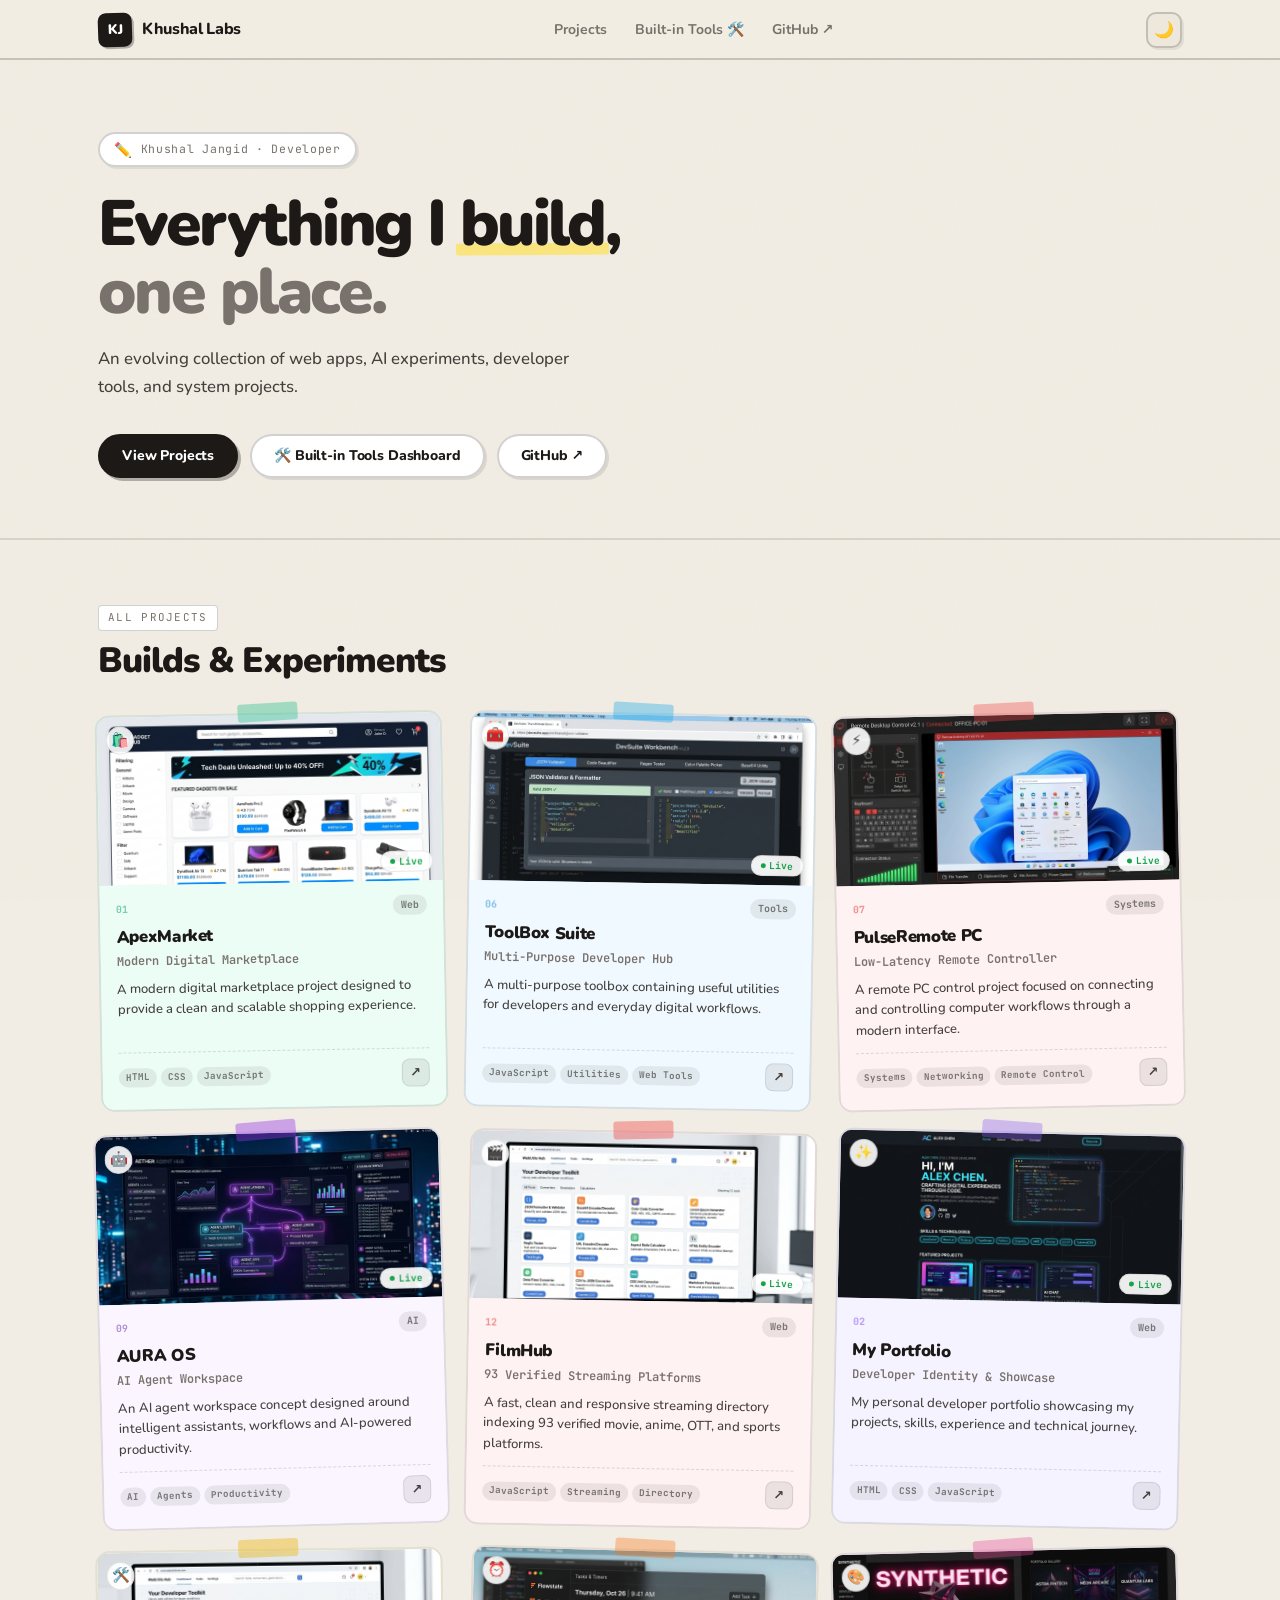
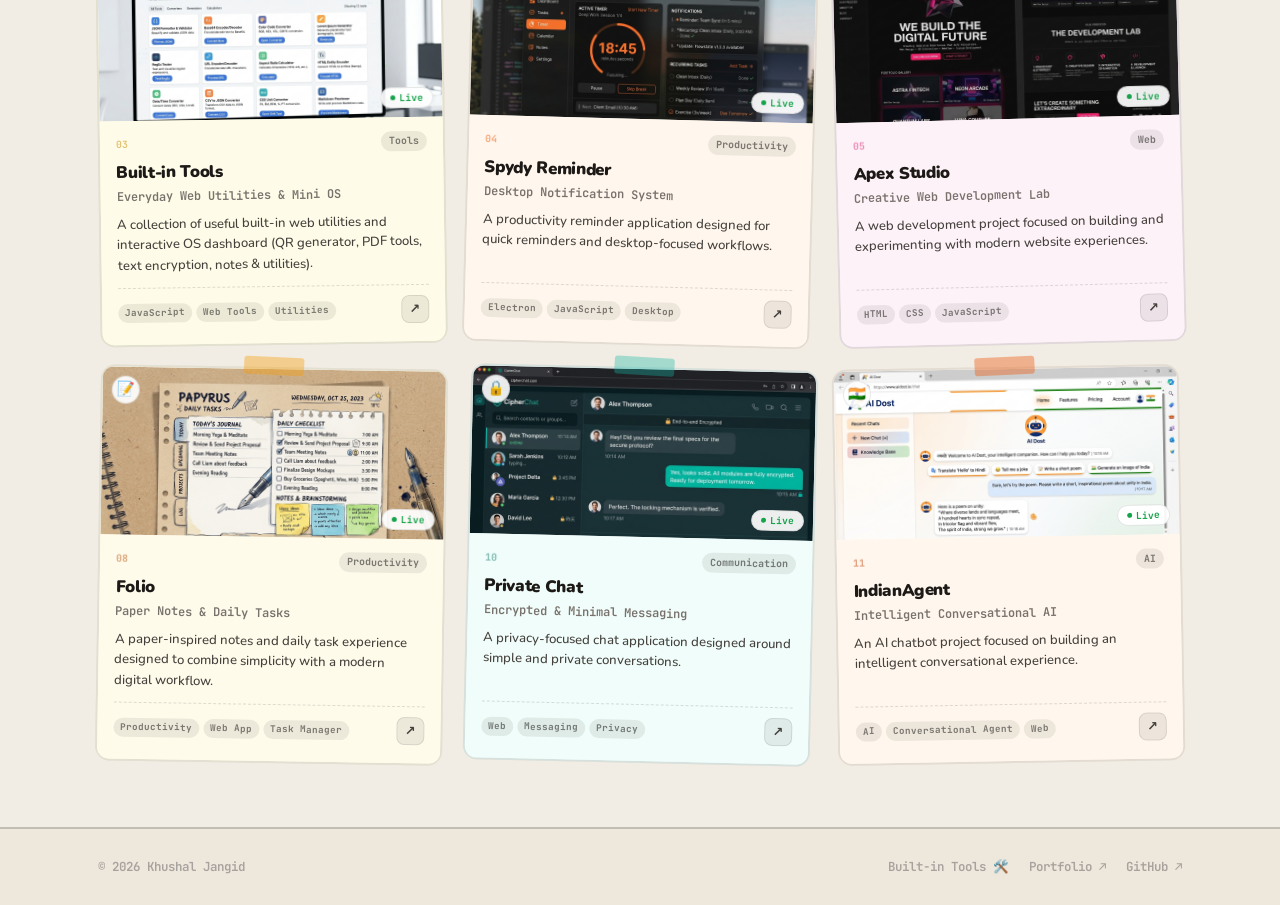
<file: index.html>
<!DOCTYPE html>
<html lang="en">
<head>
  <meta charset="UTF-8">
  <meta name="viewport" content="width=device-width, initial-scale=1.0, viewport-fit=cover">
  <meta name="mobile-web-app-capable" content="yes">
  <meta name="apple-mobile-web-app-capable" content="yes">
  <meta name="apple-mobile-web-app-status-bar-style" content="black-translucent">
  <title>Khushal Labs — Projects by Khushal Jangid</title>
  <meta name="description" content="Everything I build. One place. Web apps, AI experiments, developer tools and more.">
  <meta name="author" content="Khushal Jangid">
  <meta name="theme-color" content="#0c0c0e">

  <!-- Favicon -->
  <link rel="icon" type="image/svg+xml" href="data:image/svg+xml,<svg xmlns='http://www.w3.org/2000/svg' viewBox='0 0 100 100'><rect width='100' height='100' rx='18' fill='%230c0c0e'/><text x='50' y='67' font-size='48' font-weight='900' font-family='sans-serif' text-anchor='middle' fill='%23ffffff'>KJ</text></svg>">

  <!-- Fonts -->
  <link rel="preconnect" href="https://fonts.googleapis.com">
  <link rel="preconnect" href="https://fonts.gstatic.com" crossorigin>
  <link href="https://fonts.googleapis.com/css2?family=Newsreader:ital,wght@0,400;0,500;0,600;0,700;1,400;1,500&family=Inter:wght@400;500;600;700&family=JetBrains+Mono:wght@400;500;700&display=swap" rel="stylesheet">

  <link rel="stylesheet" href="css/styles.css">
</head>
<body>

  <!-- Header -->
  <header class="site-header" id="site-header">
    <div class="nav-inner">
      <a href="#" class="brand">
        <div class="brand-badge">KJ</div>
        <span class="brand-name">Khushal Labs</span>
      </a>

      <nav>
        <ul class="nav-links">
          <li><a href="#projects" class="nav-link">Projects</a></li>
          <li><a href="tools.html" class="nav-link">Built-in Tools 🛠️</a></li>
          <li><a href="https://github.com/khushal-jangid" target="_blank" rel="noopener" class="nav-link">GitHub ↗</a></li>
        </ul>
      </nav>

      <div class="header-actions">
        <button class="theme-toggle" id="theme-toggle" aria-label="Toggle theme" title="Switch Theme">
          <span class="theme-icon">🌙</span>
        </button>
        <button class="mobile-toggle" id="mobile-toggle" aria-label="Menu">
          <svg width="20" height="20" viewBox="0 0 24 24" fill="none" stroke="currentColor" stroke-width="2.2" stroke-linecap="round">
            <line x1="3" y1="6"  x2="21" y2="6"/>
            <line x1="3" y1="12" x2="21" y2="12"/>
            <line x1="3" y1="18" x2="21" y2="18"/>
          </svg>
        </button>
      </div>
    </div>
  </header>

  <!-- Mobile Drawer -->
  <div class="mobile-drawer" id="mobile-drawer">
    <a href="#projects" class="nav-link">Projects</a>
    <a href="tools.html" class="nav-link">Built-in Tools 🛠️</a>
    <a href="https://github.com/khushal-jangid" target="_blank" rel="noopener" class="nav-link">GitHub ↗</a>
  </div>
  <div class="drawer-backdrop" id="drawer-backdrop"></div>

  <main>

    <!-- Hero -->
    <section class="hero">
      <div class="container">
        <p class="hero-eyebrow">Khushal Jangid · Developer</p>
        <h1 class="hero-title">Everything I <span class="highlight">build</span>,<br><em style="color:var(--ink-3);font-style:normal;">one place.</em></h1>
        <p class="hero-sub">An evolving collection of web apps, AI experiments, developer tools, and system projects.</p>
        <div class="hero-actions">
          <a href="#projects" class="btn btn-primary">View Projects</a>
          <a href="tools.html" class="btn btn-ghost">🛠️ Built-in Tools Dashboard</a>
          <a href="https://github.com/khushal-jangid" target="_blank" rel="noopener" class="btn btn-ghost">GitHub ↗</a>
        </div>
      </div>
    </section>

    <!-- Projects -->
    <section class="section" id="projects">
      <div class="container">
        <div class="section-top">
          <p class="section-label">All Projects</p>
          <h2 class="section-title">Builds & Experiments</h2>
        </div>
        <div id="projects-grid" class="projects-grid"></div>
      </div>
    </section>

  </main>

  <!-- Footer -->
  <footer class="footer">
    <div class="container footer-inner">
      <span>© 2026 Khushal Jangid</span>
      <div class="footer-links">
        <a href="tools.html">Built-in Tools 🛠️</a>
        <a href="https://webkhushal-nu.vercel.app" target="_blank" rel="noopener">Portfolio ↗</a>
        <a href="https://github.com/khushal-jangid" target="_blank" rel="noopener">GitHub ↗</a>
      </div>
    </div>
  </footer>

  <!-- Modal -->
  <div class="modal-overlay" id="project-modal" role="dialog" aria-modal="true">
    <div class="modal-box" id="modal-window">
      <div class="modal-header">
        <div>
          <span class="modal-cat" id="modal-category"></span>
        </div>
        <button class="modal-close" id="modal-close-btn" aria-label="Close">
          <svg width="16" height="16" viewBox="0 0 24 24" fill="none" stroke="currentColor" stroke-width="2.5">
            <line x1="18" y1="6" x2="6" y2="18"/><line x1="6" y1="6" x2="18" y2="18"/>
          </svg>
        </button>
      </div>
      <div class="modal-body">
        <div class="modal-img-wrap" id="modal-preview-placeholder"></div>
        <h2 class="modal-title" id="modal-title"></h2>
        <p class="modal-sub" id="modal-subtitle"></p>
        <p class="modal-desc" id="modal-desc"></p>
        <div class="modal-pills" id="modal-tech-list"></div>
        <div class="modal-footer">
          <button class="btn btn-ghost btn-sm" id="modal-copy-btn">Copy URL</button>
          <a href="#" target="_blank" rel="noopener" class="btn btn-primary btn-sm" id="modal-action-btn">Open Project ↗</a>
        </div>
      </div>
    </div>
  </div>

  <!-- Toast -->
  <div id="toast-container" class="toast-container"></div>

  <!-- Back to top -->
  <button id="back-to-top" class="back-to-top" aria-label="Back to top">↑</button>

  <script src="js/data.js"></script>
  <script src="js/app.js"></script>
</body>
</html>
</file>
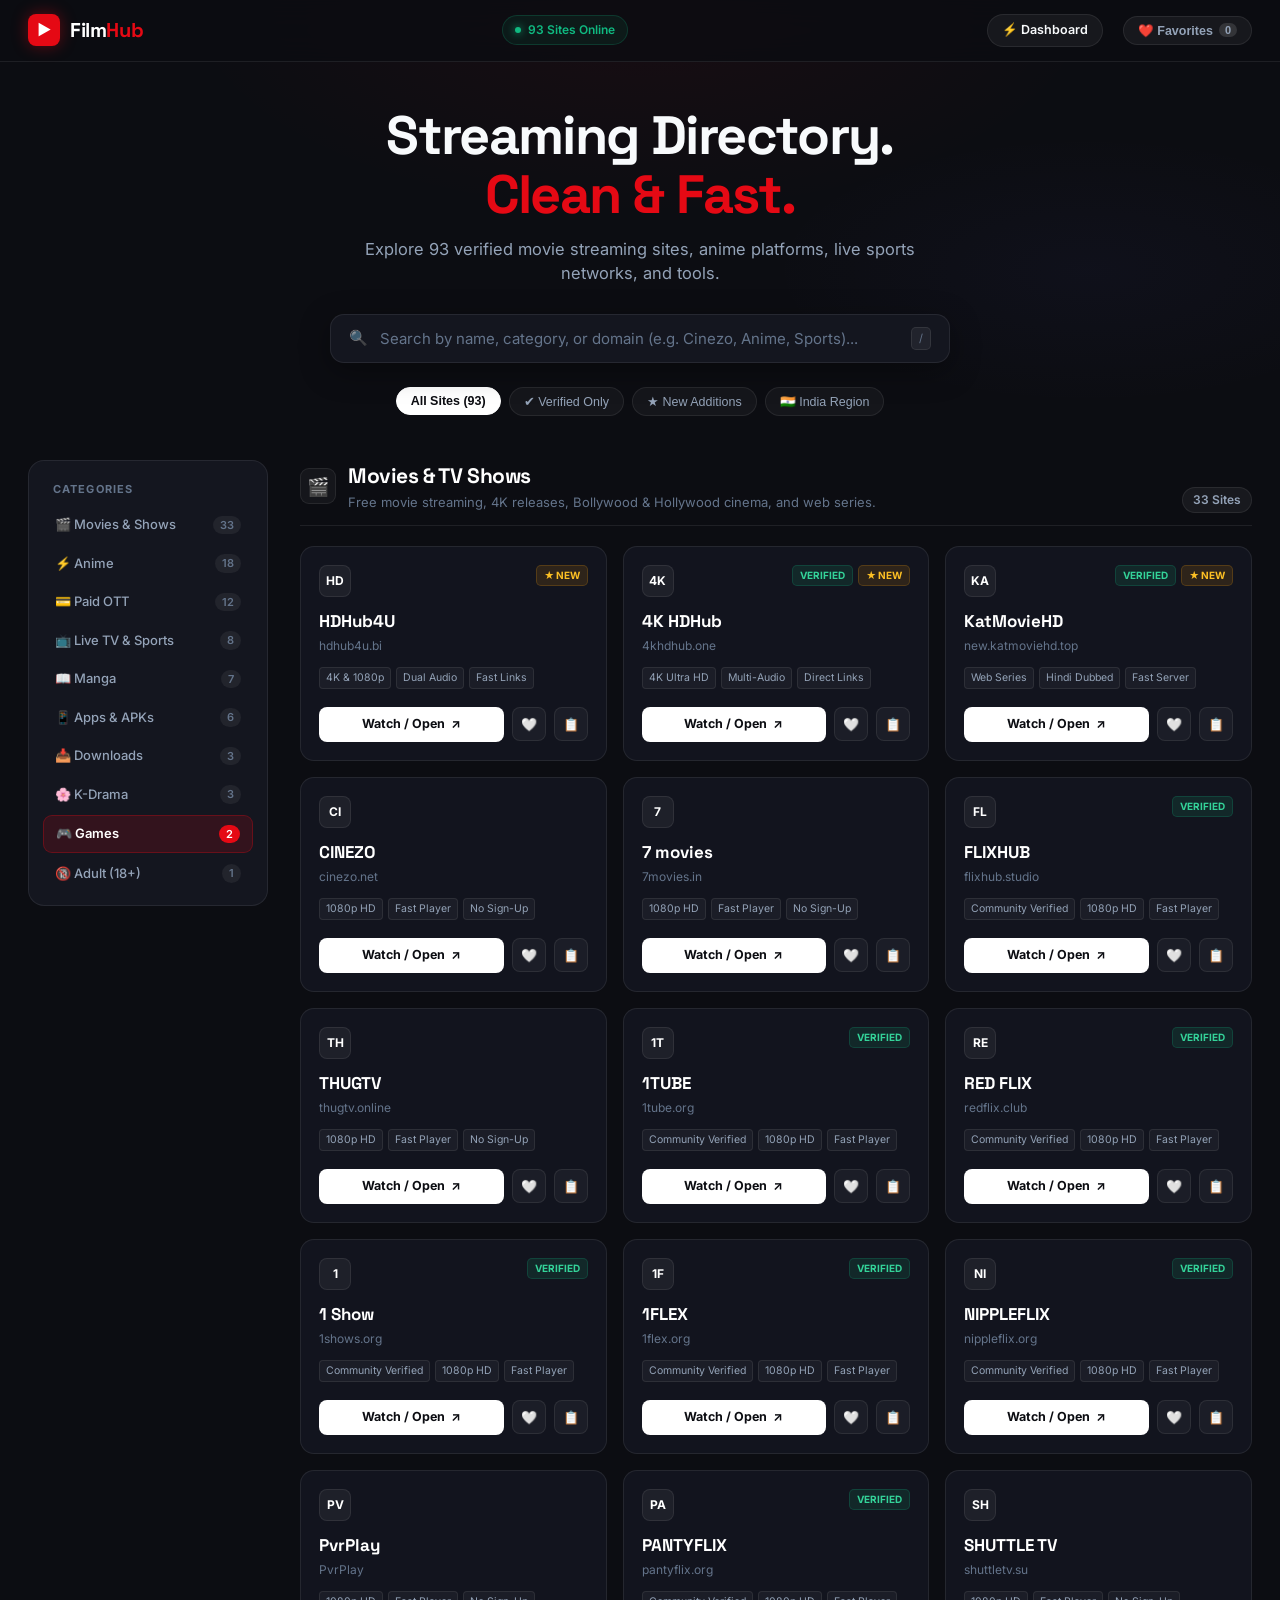
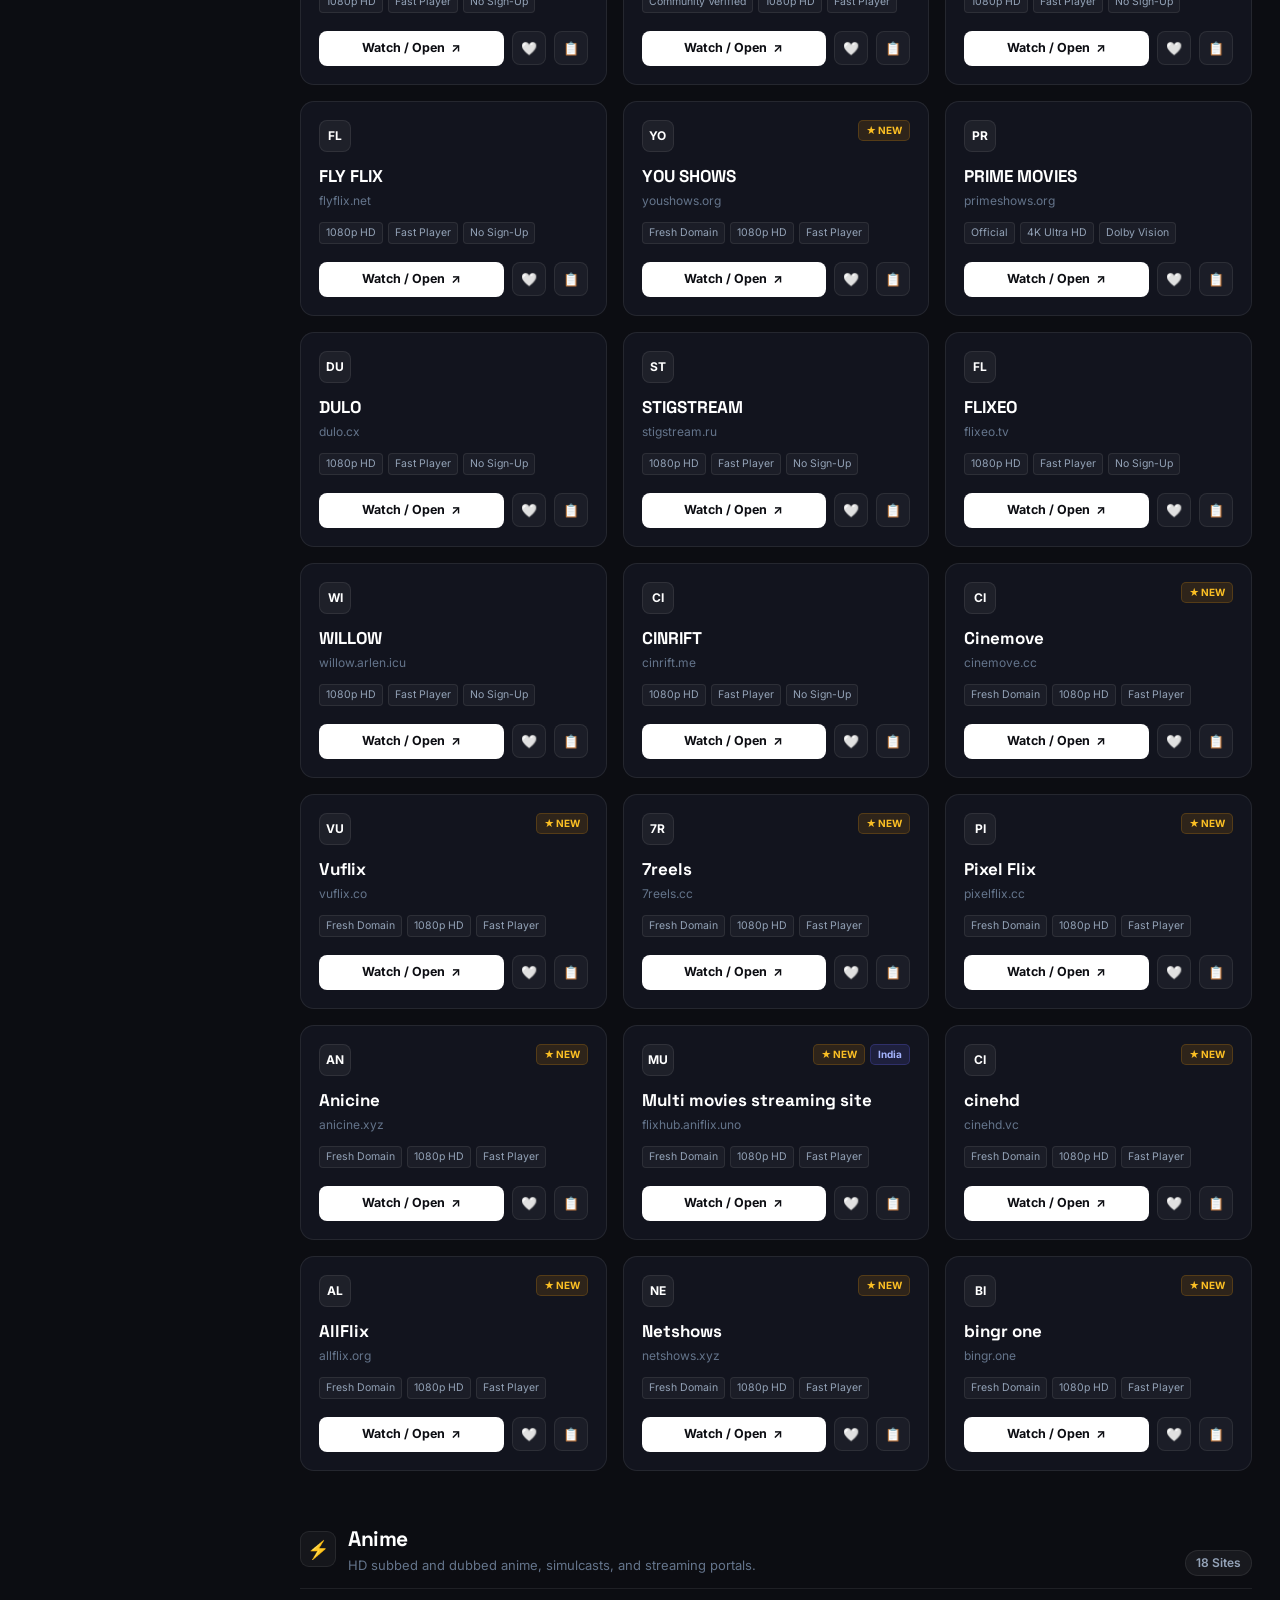
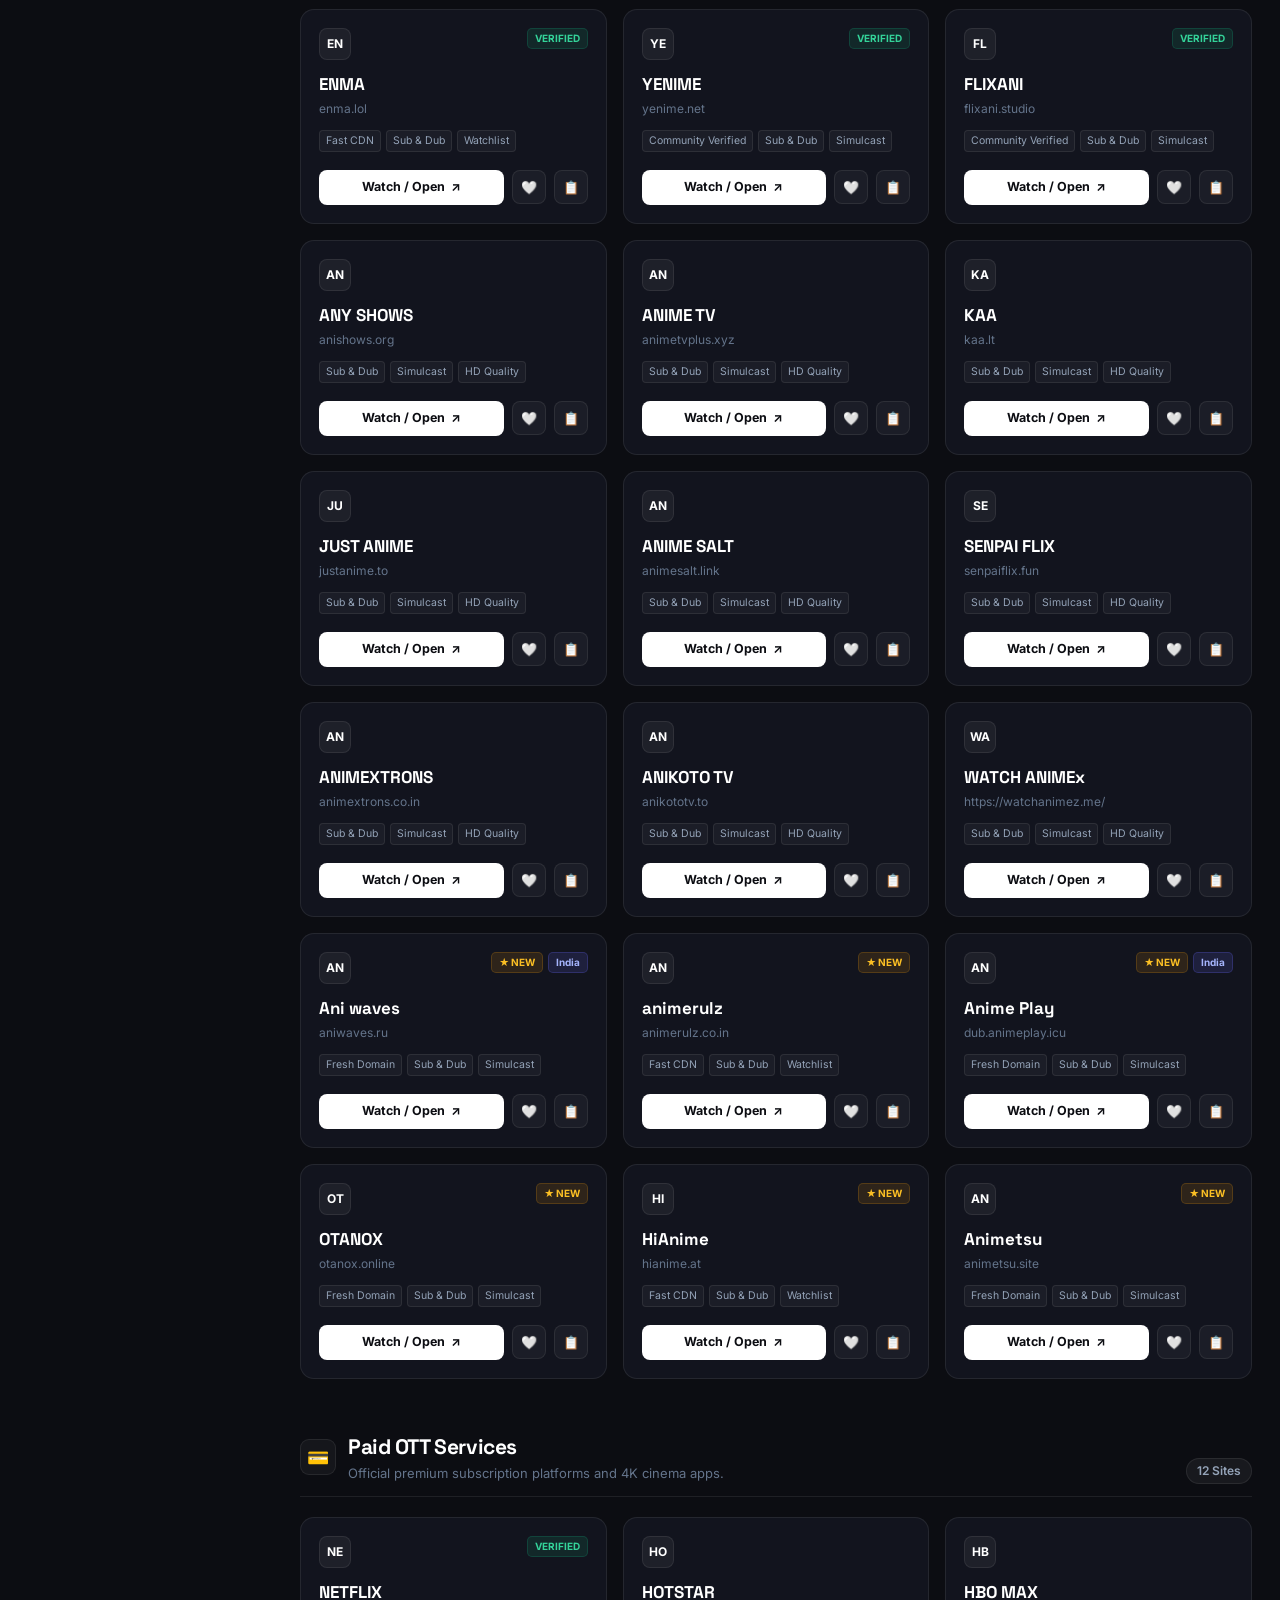
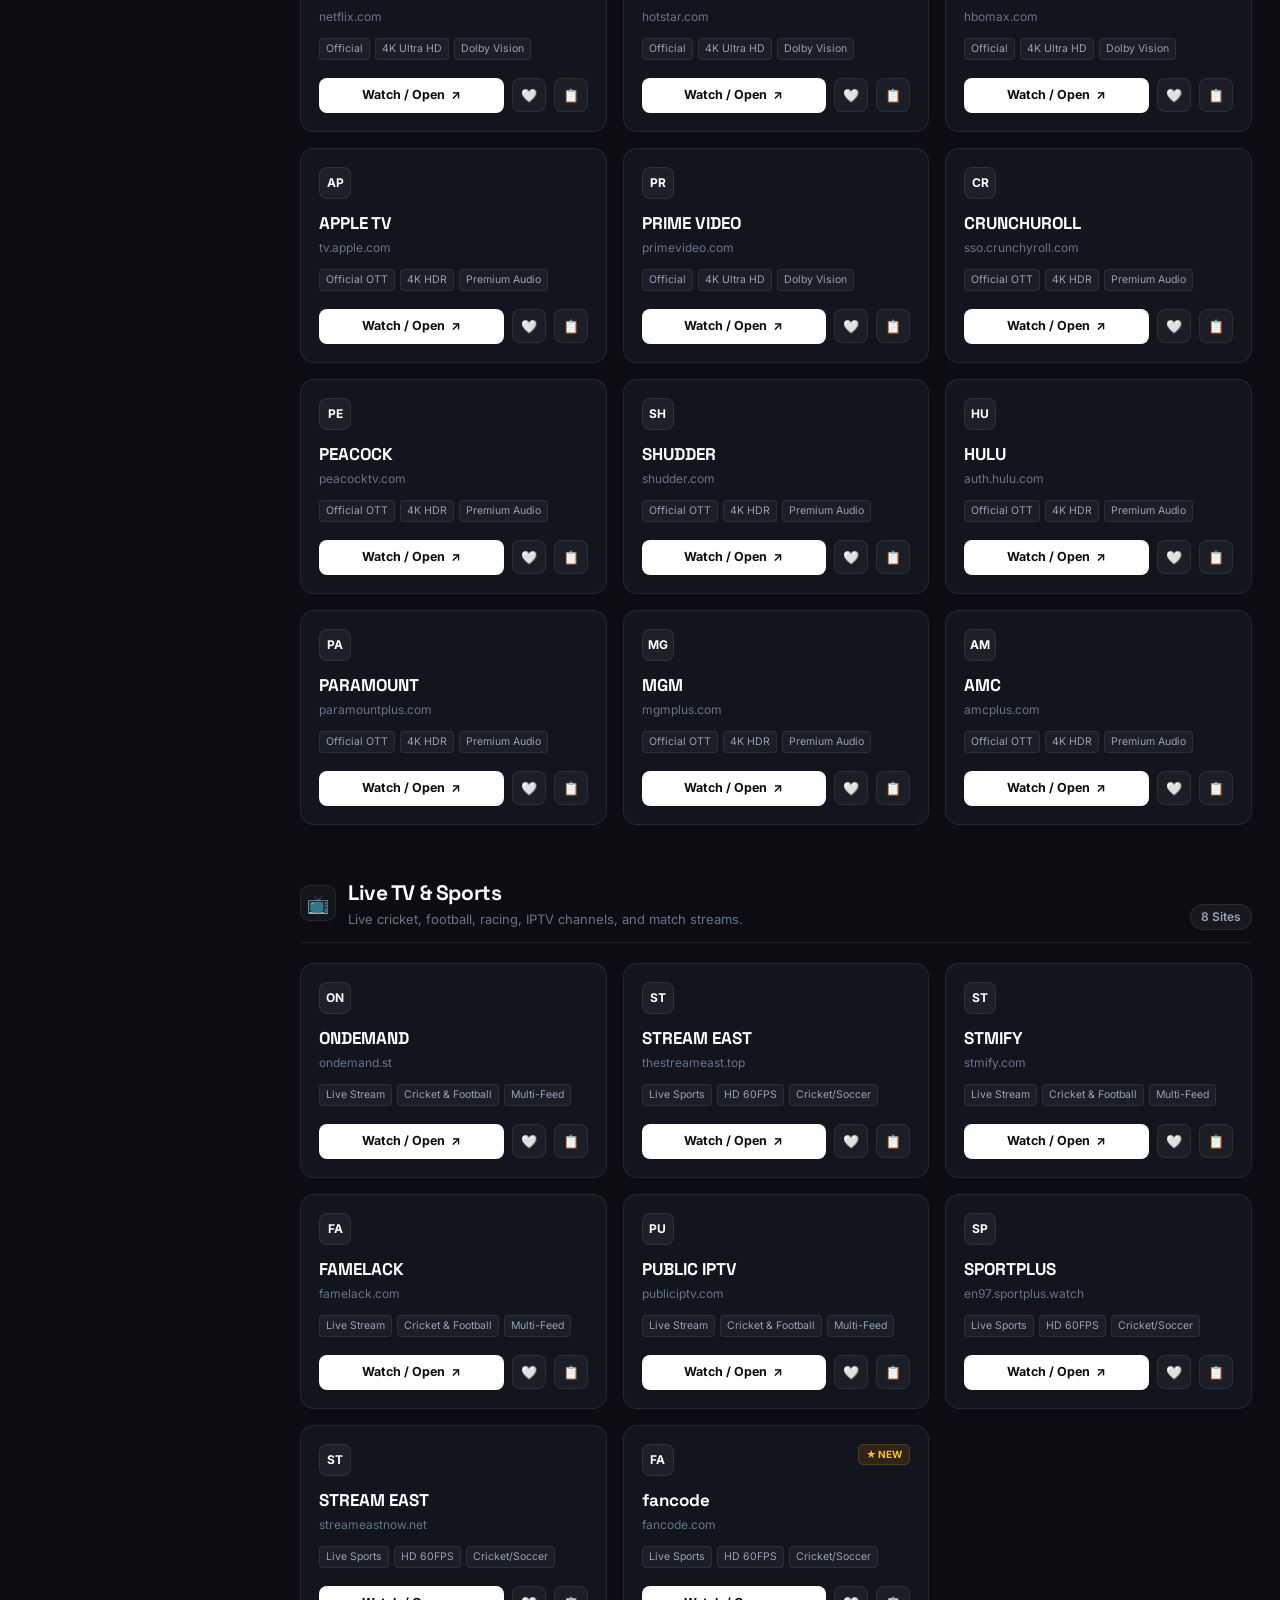
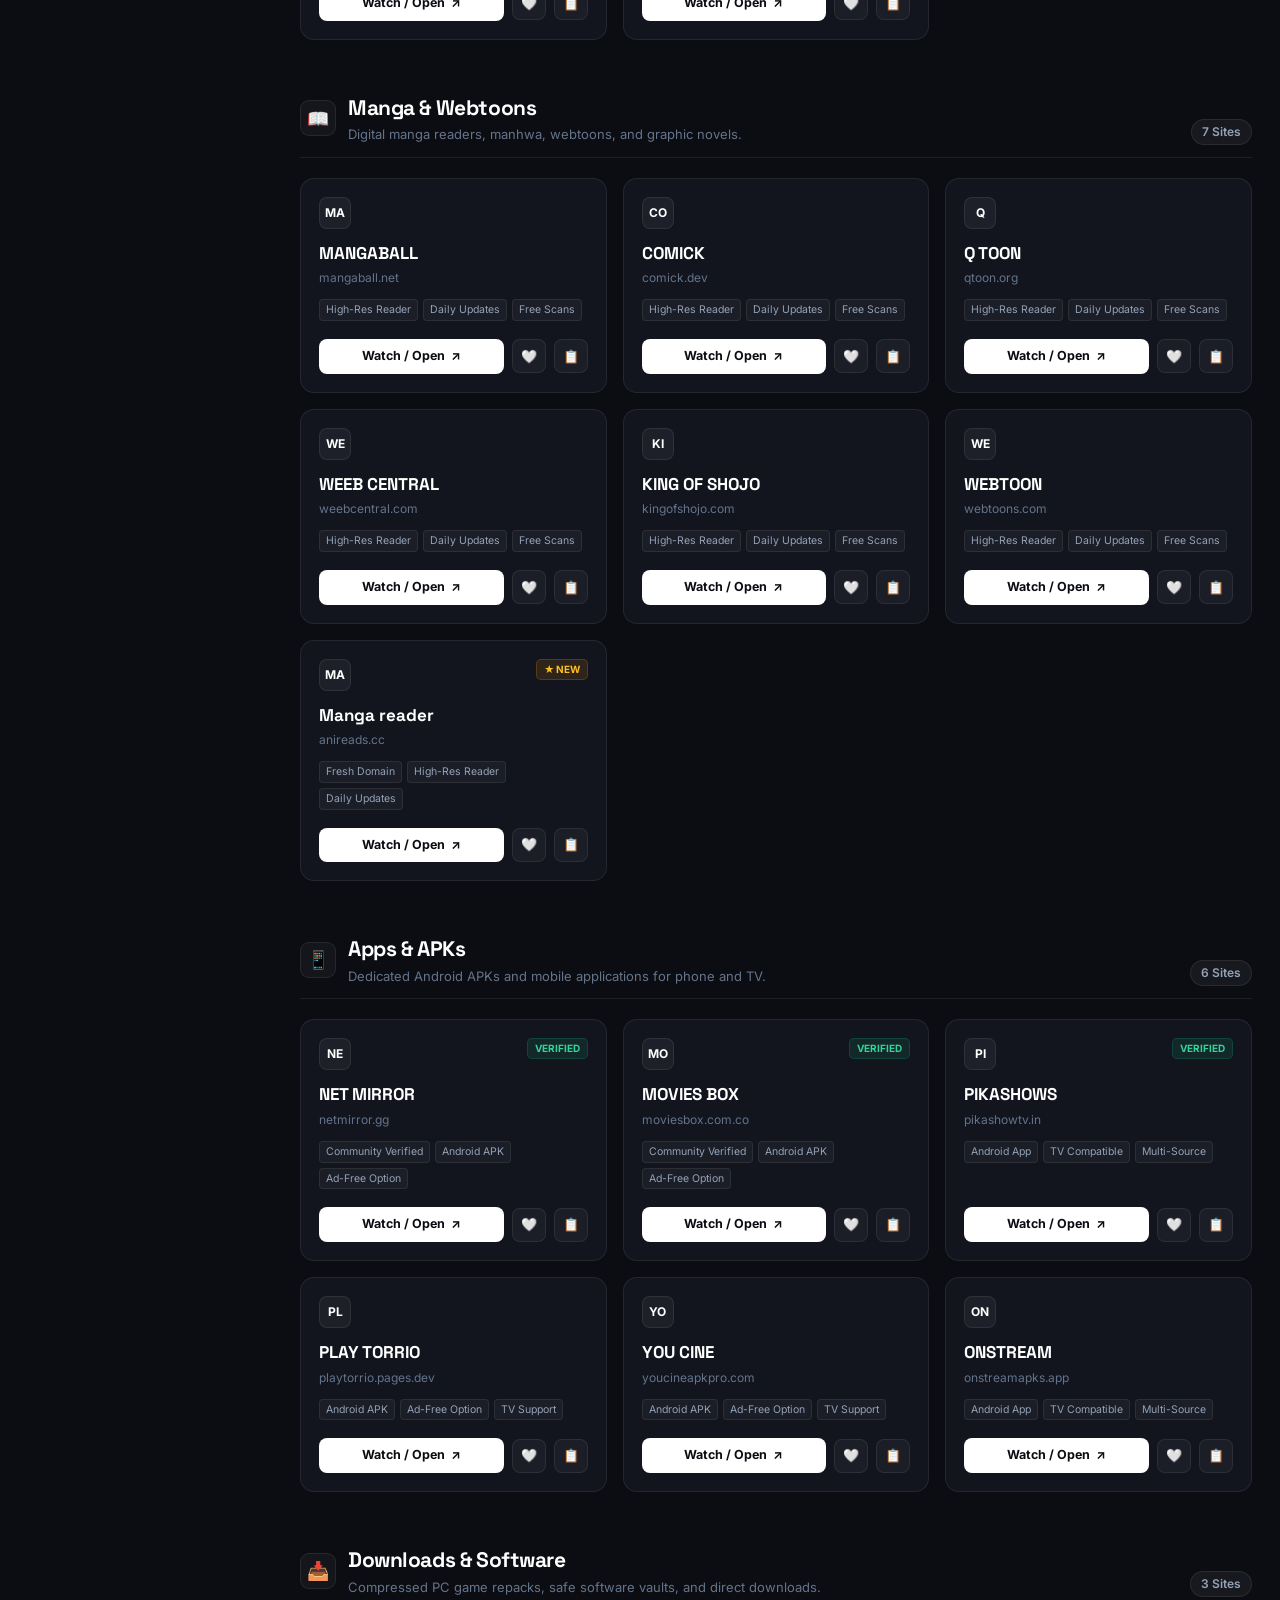
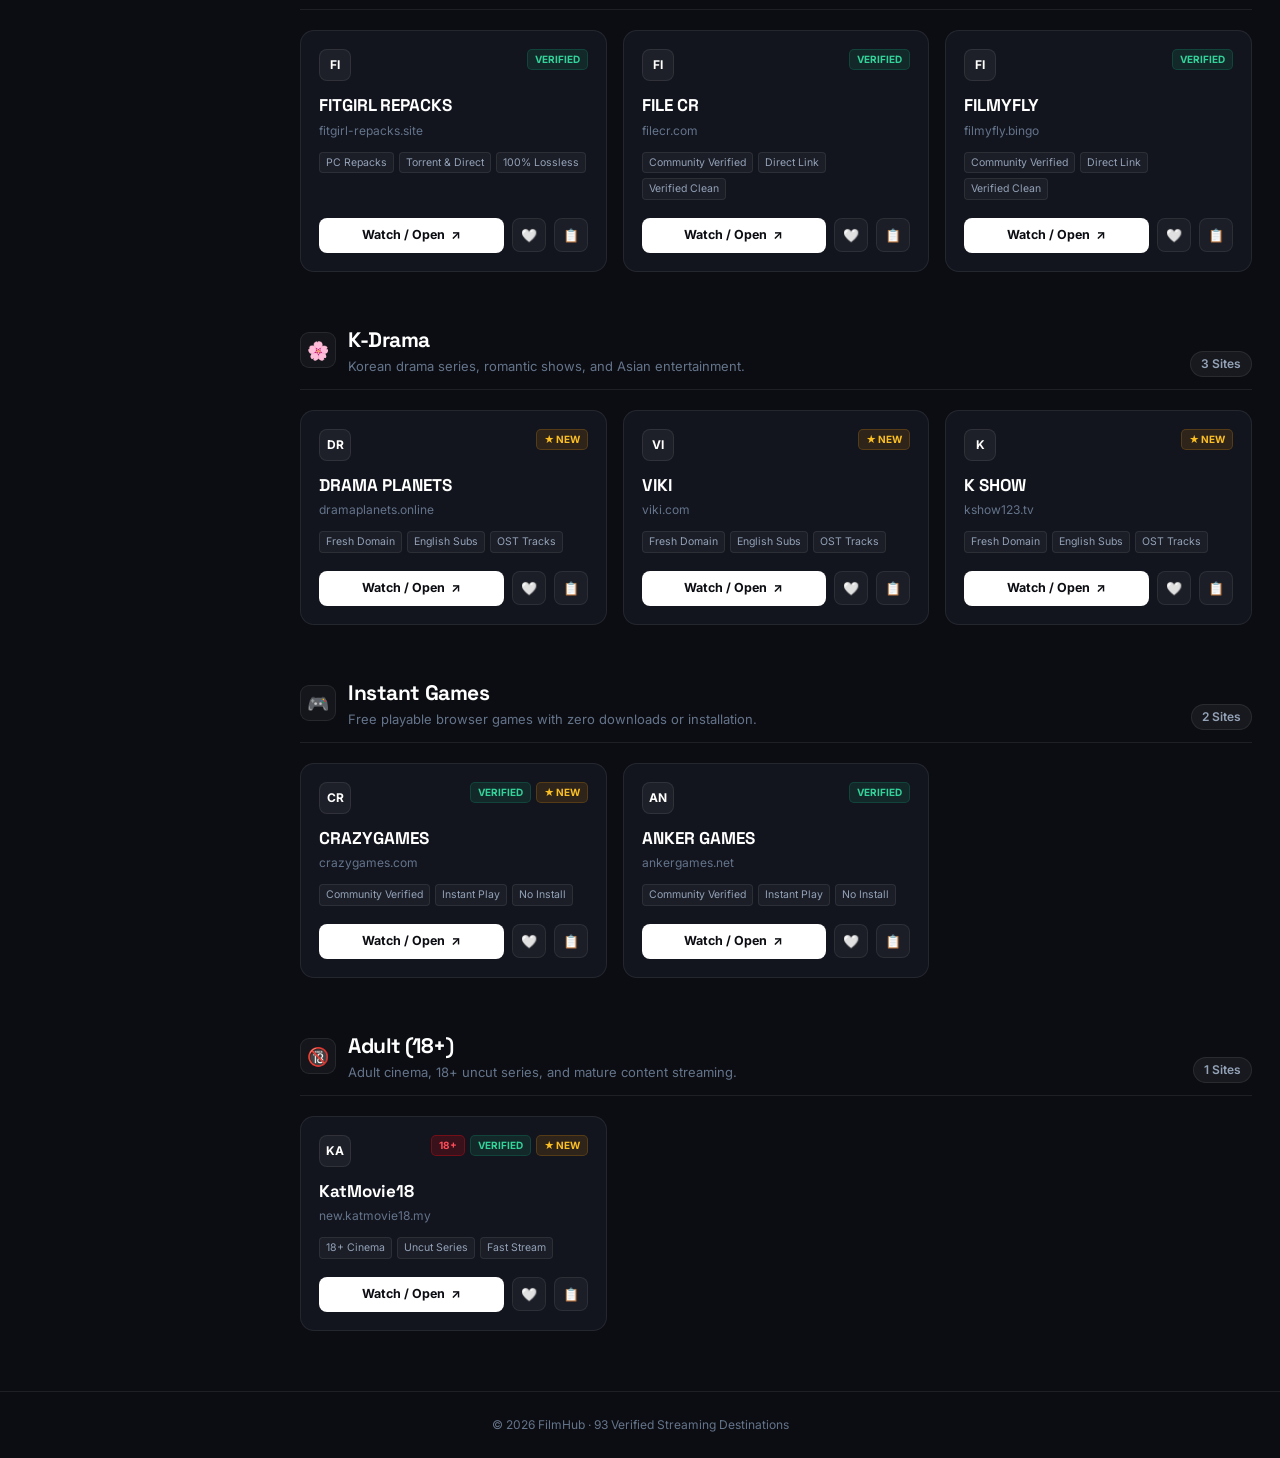
<file: filmhub/index.html>
<!DOCTYPE html>
<html lang="en">
<head>
  <meta charset="UTF-8" />
  <meta name="viewport" content="width=device-width, initial-scale=1.0, maximum-scale=5.0" />
  <title>FilmHub — 93 Verified Streaming Platforms</title>
  <meta name="description" content="Discover 93 verified movie, anime, sports, and entertainment platforms in a clean, smooth, easy-to-navigate directory." />

  <!-- Google Fonts: Inter & Space Grotesk -->
  <link rel="preconnect" href="https://fonts.googleapis.com">
  <link rel="preconnect" href="https://fonts.gstatic.com" crossorigin>
  <link href="https://fonts.googleapis.com/css2?family=Inter:wght@400;500;600;700&family=Space+Grotesk:wght@600;700;800&display=swap" rel="stylesheet">

  <!-- Stylesheet -->
  <link rel="stylesheet" href="styles.css" />
</head>
<body>

  <!-- Clean Top Navigation -->
  <header class="filmhub-header">
    <div class="header-content">
      <a href="#" class="brand-logo-btn">
        <div class="brand-icon-box">▶</div>
        <span class="brand-text">Film<span class="brand-accent">Hub</span></span>
      </a>

      <div class="header-status">
        <span class="status-pulse"></span>
        <span id="activeCounter">93 Sites Online</span>
      </div>

      <div class="header-actions">
        <a href="../tools.html" class="btn-favs-view" style="text-decoration:none; color:inherit; margin-right:8px;" title="Back to Tools Dashboard"><span>⚡ Dashboard</span></a>
        <button class="btn-favs-view" id="btnFavs" title="View Saved Favorites">
          <span>❤️ Favorites</span>
          <span class="fav-count" id="favBadge">0</span>
        </button>
      </div>
    </div>
  </header>

  <!-- Smooth Minimal Hero -->
  <section class="hero-wrapper">
    <h1 class="hero-heading">
      Streaming Directory. <br/>
      <span style="color: var(--accent-red);">Clean &amp; Fast.</span>
    </h1>
    <p class="hero-desc">
      Explore 93 verified movie streaming sites, anime platforms, live sports networks, and tools.
    </p>

    <!-- Search Box -->
    <div class="search-container">
      <div class="search-input-wrap">
        <span class="search-icon">🔍</span>
        <input
          type="search"
          id="searchInput"
          class="search-field"
          placeholder="Search by name, category, or domain (e.g. Cinezo, Anime, Sports)..."
          autocomplete="off"
          spellcheck="false"
        />
        <span class="search-kbd">/</span>
        <button id="searchClearBtn" class="search-clear" title="Clear">✕</button>
      </div>
    </div>

    <!-- Filter Buttons -->
    <div class="filter-chips-wrap">
      <button class="filter-chip active" id="chipAll">All Sites (93)</button>
      <button class="filter-chip" id="chipVerified">✔ Verified Only</button>
      <button class="filter-chip" id="chipNew">★ New Additions</button>
      <button class="filter-chip" id="chipIndia">🇮🇳 India Region</button>
    </div>
  </section>

  <!-- Mobile & Tablet Sticky Category Navigation -->
  <nav class="mobile-nav-bar" id="mobileNavBar">
    <a href="#cat-movies" class="mobile-nav-pill"><span>🎬 Movies (33)</span></a>
    <a href="#cat-anime" class="mobile-nav-pill"><span>⚡ Anime (18)</span></a>
    <a href="#cat-paid" class="mobile-nav-pill"><span>💳 Paid OTT (12)</span></a>
    <a href="#cat-sports" class="mobile-nav-pill"><span>📺 Live Sports (8)</span></a>
    <a href="#cat-manga" class="mobile-nav-pill"><span>📖 Manga (7)</span></a>
    <a href="#cat-apps" class="mobile-nav-pill"><span>📱 Apps (6)</span></a>
    <a href="#cat-downloads" class="mobile-nav-pill"><span>📥 Downloads (3)</span></a>
    <a href="#cat-kdrama" class="mobile-nav-pill"><span>🌸 K-Drama (3)</span></a>
    <a href="#cat-games" class="mobile-nav-pill"><span>🎮 Games (2)</span></a>
    <a href="#cat-adult" class="mobile-nav-pill"><span>🔞 Adult 18+ (1)</span></a>
  </nav>

  <!-- Main Content Layout -->
  <div class="main-layout">

    <!-- Desktop Sticky Sidebar (PC) -->
    <aside class="desktop-sidebar">
      <div class="sidebar-title">CATEGORIES</div>
      <ul class="sidebar-list" id="sidebarList">
        <li class="sidebar-item active" data-target="cat-movies">
          <a href="#cat-movies" class="sidebar-link">
            <span>🎬 Movies &amp; Shows</span>
            <span class="sidebar-count">33</span>
          </a>
        </li>
        <li class="sidebar-item" data-target="cat-anime">
          <a href="#cat-anime" class="sidebar-link">
            <span>⚡ Anime</span>
            <span class="sidebar-count">18</span>
          </a>
        </li>
        <li class="sidebar-item" data-target="cat-paid">
          <a href="#cat-paid" class="sidebar-link">
            <span>💳 Paid OTT</span>
            <span class="sidebar-count">12</span>
          </a>
        </li>
        <li class="sidebar-item" data-target="cat-sports">
          <a href="#cat-sports" class="sidebar-link">
            <span>📺 Live TV &amp; Sports</span>
            <span class="sidebar-count">8</span>
          </a>
        </li>
        <li class="sidebar-item" data-target="cat-manga">
          <a href="#cat-manga" class="sidebar-link">
            <span>📖 Manga</span>
            <span class="sidebar-count">7</span>
          </a>
        </li>
        <li class="sidebar-item" data-target="cat-apps">
          <a href="#cat-apps" class="sidebar-link">
            <span>📱 Apps &amp; APKs</span>
            <span class="sidebar-count">6</span>
          </a>
        </li>
        <li class="sidebar-item" data-target="cat-downloads">
          <a href="#cat-downloads" class="sidebar-link">
            <span>📥 Downloads</span>
            <span class="sidebar-count">3</span>
          </a>
        </li>
        <li class="sidebar-item" data-target="cat-kdrama">
          <a href="#cat-kdrama" class="sidebar-link">
            <span>🌸 K-Drama</span>
            <span class="sidebar-count">3</span>
          </a>
        </li>
        <li class="sidebar-item" data-target="cat-games">
          <a href="#cat-games" class="sidebar-link">
            <span>🎮 Games</span>
            <span class="sidebar-count">2</span>
          </a>
        </li>
        <li class="sidebar-item" data-target="cat-adult">
          <a href="#cat-adult" class="sidebar-link">
            <span>🔞 Adult (18+)</span>
            <span class="sidebar-count">1</span>
          </a>
        </li>
      </ul>
    </aside>

    <!-- Main Categorized Sections -->
    <main class="sections-flow" id="sectionsContainer">
      <!-- Injected dynamically via app.js -->
    </main>

  </div>

  <!-- Toast Notification -->
  <div class="floating-toast" id="toast">
    <span>🔗 Link copied to clipboard</span>
  </div>

  <!-- Minimal Clean Footer (No clutter) -->
  <footer class="minimal-footer">
    <p>© 2026 FilmHub · 93 Verified Streaming Destinations</p>
  </footer>

  <!-- Application Logic -->
  <script src="app.js"></script>
</body>
</html>
</file>
<file: css/styles.css>
/* ==========================================================================
   Khushal Labs — Colorful Paper / Sticker UI
   Scrapbook · Bulletin Board · Modern Paper Style
   ========================================================================== */

@import url('https://fonts.googleapis.com/css2?family=Nunito:ital,wght@0,400;0,600;0,700;0,800;0,900;1,400;1,700&family=JetBrains+Mono:wght@400;600;700&display=swap');

:root {
  /* Board background */
  --board:      #f2ede4;
  --board-1:    #ede7dc;
  --board-2:    #e4ddd2;

  /* Text */
  --ink-1:  #1c1917;
  --ink-2:  #44403c;
  --ink-3:  #78716c;
  --ink-4:  #a8a29e;

  /* Borders */
  --border: rgba(28,25,23,.12);
  --border-md: rgba(28,25,23,.2);

  /* Type */
  --sans:  'Nunito', system-ui, sans-serif;
  --mono:  'JetBrains Mono', monospace;

  --w: 1140px;
  --r: 10px;
  --ease: cubic-bezier(.16,1,.3,1);
}

/* ── Dark Mode ── */
[data-theme="dark"] {
  --board:      #1a1814;
  --board-1:    #211e1a;
  --board-2:    #2a2620;

  --ink-1:  #f0ebe3;
  --ink-2:  #c4bdb5;
  --ink-3:  #8a837b;
  --ink-4:  #5a5550;

  --border:    rgba(240,235,227,.07);
  --border-md: rgba(240,235,227,.14);
}

[data-theme="dark"] .project-card {
  background: color-mix(in srgb, var(--card-paper, #ffffff) 18%, #1d1a16) !important;
  border-color: rgba(255,255,255,.14);
  box-shadow: 4px 6px 20px rgba(0,0,0,.5);
}

[data-theme="dark"] .project-card:hover {
  box-shadow: 6px 14px 34px rgba(0,0,0,.75) !important;
}

[data-theme="dark"] .card-body {
  background: transparent !important;
}

[data-theme="dark"] .card-arrow {
  background: rgba(255,255,255,.08);
  border-color: rgba(255,255,255,.14);
  color: var(--ink-1);
}

[data-theme="dark"] .card-tag,
[data-theme="dark"] .pill {
  background: rgba(255,255,255,.08);
  color: var(--ink-2);
}

[data-theme="dark"] .card-live-dot,
[data-theme="dark"] .card-doodle {
  background: rgba(26,24,20,.92);
  border-color: rgba(255,255,255,.12);
  color: var(--ink-1);
}

[data-theme="dark"] .hero-eyebrow,
[data-theme="dark"] .section-label {
  background: var(--board-1);
  border-color: var(--border-md);
  color: var(--ink-2);
}

[data-theme="dark"] .btn-ghost {
  background: var(--board-1);
  color: var(--ink-1);
  border-color: var(--border-md);
}

[data-theme="dark"] .btn-primary {
  background: #f0ebe3;
  color: #1a1814;
}

[data-theme="dark"] .brand-badge {
  background: #f0ebe3;
  color: #1a1814;
}

[data-theme="dark"] .modal-box {
  background: #1e1a16;
  border-color: rgba(255,255,255,.16);
  box-shadow: 0 20px 60px rgba(0,0,0,.75);
}

[data-theme="dark"] .modal-header,
[data-theme="dark"] .modal-footer {
  border-color: rgba(255,255,255,.1);
}

[data-theme="dark"] .modal-cat,
[data-theme="dark"] .modal-close,
[data-theme="dark"] .modal-pill {
  background: var(--board-1);
  border-color: var(--border-md);
  color: var(--ink-2);
}

[data-theme="dark"] .modal-img-wrap {
  background: var(--board-1);
  border-color: var(--border-md);
}

[data-theme="dark"] .toast {
  background: var(--board-1);
  border-color: var(--border-md);
  color: var(--ink-1);
}

[data-theme="dark"] .back-to-top {
  background: var(--board-1);
  border-color: var(--border-md);
  color: var(--ink-2);
}

[data-theme="dark"] .mobile-drawer {
  background: var(--board);
  border-color: var(--border-md);
}

[data-theme="dark"] .mobile-toggle {
  background: var(--board-1);
  border-color: var(--border-md);
  color: var(--ink-1);
}

[data-theme="dark"] .hero-title .highlight::before {
  background: #ca8a04;
  opacity: .5;
}

/* Smooth theme transition */
body, .site-header, .nav-inner, .mobile-drawer,
.project-card, .modal-box, .cat-card, .footer,
.btn-ghost, .search-input, .tab-btn, .sort-select,
.back-to-top, .toast, .brand-badge {
  transition:
    background-color .3s ease,
    border-color .3s ease,
    color .3s ease,
    box-shadow .3s ease;
}

/* ── Reset ── */
*, *::before, *::after { box-sizing: border-box; margin: 0; padding: 0; }
html { scroll-behavior: smooth; font-size: 16px; }
body {
  background: var(--board);
  color: var(--ink-2);
  font-family: var(--sans);
  line-height: 1.6;
  overflow-x: hidden;
  -webkit-font-smoothing: antialiased;
  min-height: 100vh;
}
h1,h2,h3,h4 { color: var(--ink-1); line-height: 1.2; }
a { color: inherit; text-decoration: none; }
button { cursor: pointer; font-family: inherit; }

/* Cork-board grain texture */
body::after {
  content: '';
  position: fixed; inset: 0;
  background-image:
    url("data:image/svg+xml,%3Csvg xmlns='http://www.w3.org/2000/svg' width='200' height='200'%3E%3Cfilter id='n'%3E%3CfeTurbulence type='fractalNoise' baseFrequency='0.65' numOctaves='3' stitchTiles='stitch'/%3E%3C/filter%3E%3Crect width='200' height='200' filter='url(%23n)' opacity='0.04'/%3E%3C/svg%3E");
  pointer-events: none;
  z-index: 0;
  opacity: 1;
}

.container {
  max-width: var(--w);
  margin: 0 auto;
  padding: 0 28px;
  position: relative;
  z-index: 1;
}

/* ==========================================================================
   Nav
   ========================================================================== */
.site-header {
  position: sticky;
  top: 0;
  width: 100%;
  height: 60px;
  background: rgba(242,237,228,.93);
  backdrop-filter: blur(14px);
  border-bottom: 2px solid var(--border-md);
  z-index: 100;
  transition: box-shadow .2s, background .3s;
}
[data-theme="dark"] .site-header {
  background: rgba(26,24,20,.93);
}
.site-header.scrolled {
  box-shadow: 0 2px 16px rgba(28,25,23,.15);
}

/* Theme toggle button */
.theme-toggle {
  width: 36px; height: 36px;
  background: var(--board-1);
  border: 2px solid var(--border-md);
  border-radius: 10px;
  color: var(--ink-2);
  display: flex; align-items: center; justify-content: center;
  font-size: 1rem;
  cursor: pointer;
  transition: all .2s;
  flex-shrink: 0;
  box-shadow: 2px 2px 0 rgba(28,25,23,.08);
}
.theme-toggle:hover {
  background: var(--board-2);
  color: var(--ink-1);
  transform: translateY(-1px);
  box-shadow: 3px 3px 0 rgba(28,25,23,.12);
}

.header-actions {
  display: flex;
  align-items: center;
  gap: 10px;
}

.nav-inner {
  display: flex;
  align-items: center;
  justify-content: space-between;
  height: 60px;
  max-width: var(--w);
  margin: 0 auto;
  padding: 0 28px;
}

.brand {
  display: flex;
  align-items: center;
  gap: 10px;
  transition: opacity .15s;
}
.brand:hover { opacity: .7; }

.brand-badge {
  width: 34px; height: 34px;
  background: var(--ink-1);
  border-radius: 8px;
  display: flex; align-items: center; justify-content: center;
  font-family: var(--sans);
  font-weight: 900; font-size: .85rem;
  color: #fff;
  transform: rotate(-2deg);
  box-shadow: 2px 2px 0 rgba(28,25,23,.3);
}

.brand-name {
  font-size: 1rem;
  font-weight: 800;
  color: var(--ink-1);
  letter-spacing: -.02em;
}

nav ul.nav-links {
  display: flex;
  align-items: center;
  gap: 4px;
  list-style: none;
}

.nav-link {
  font-size: .875rem;
  font-weight: 700;
  color: var(--ink-3);
  padding: 5px 12px;
  border-radius: 8px;
  transition: all .15s;
}
.nav-link:hover {
  color: var(--ink-1);
  background: rgba(28,25,23,.07);
}

/* Buttons */
.btn {
  display: inline-flex;
  align-items: center;
  gap: 7px;
  font-family: var(--sans);
  font-size: .875rem;
  font-weight: 800;
  padding: 9px 22px;
  border-radius: 100px;
  border: 2px solid transparent;
  cursor: pointer;
  transition: all .18s var(--ease);
  white-space: nowrap;
  letter-spacing: -.01em;
}
.btn-primary {
  background: var(--ink-1);
  color: #fff;
  border-color: var(--ink-1);
  box-shadow: 3px 3px 0 rgba(28,25,23,.3);
}
.btn-primary:hover {
  transform: translate(-1px,-2px);
  box-shadow: 4px 5px 0 rgba(28,25,23,.3);
}
.btn-ghost {
  background: #fff;
  color: var(--ink-1);
  border-color: var(--border-md);
  box-shadow: 2px 2px 0 rgba(28,25,23,.1);
}
.btn-ghost:hover {
  transform: translate(-1px,-1px);
  box-shadow: 3px 3px 0 rgba(28,25,23,.15);
}
.btn-sm { font-size: .8rem; padding: 7px 16px; }

/* Mobile */
.mobile-toggle {
  display: none;
  background: #fff;
  border: 2px solid var(--border-md);
  border-radius: 8px;
  color: var(--ink-1);
  padding: 5px 7px;
  align-items: center; justify-content: center;
  box-shadow: 2px 2px 0 rgba(28,25,23,.1);
}
.mobile-drawer {
  position: fixed;
  top: 0; right: -100%;
  width: 72%; max-width: 260px;
  height: 100dvh;
  background: var(--board);
  border-left: 2px solid var(--border-md);
  z-index: 999;
  padding: 72px 20px 28px;
  display: flex; flex-direction: column; gap: 6px;
  transition: right .26s ease;
}
.mobile-drawer.open { right: 0; }
.mobile-drawer .nav-link {
  font-size: 1rem;
  padding: 10px 14px;
  border-radius: 10px;
}
.drawer-backdrop {
  position: fixed; inset: 0;
  background: rgba(28,25,23,.45);
  z-index: 998; opacity: 0; pointer-events: none;
  transition: opacity .26s;
}
.drawer-backdrop.active { opacity: 1; pointer-events: auto; }

/* ==========================================================================
   Hero
   ========================================================================== */
.hero {
  padding: 72px 0 60px;
  border-bottom: 2px solid var(--border);
}

.hero-eyebrow {
  display: inline-flex;
  align-items: center;
  gap: 8px;
  background: #fff;
  border: 2px solid var(--border-md);
  border-radius: 100px;
  padding: 4px 14px;
  font-family: var(--mono);
  font-size: .72rem;
  color: var(--ink-3);
  letter-spacing: .06em;
  margin-bottom: 24px;
  box-shadow: 2px 2px 0 rgba(28,25,23,.08);
}
.hero-eyebrow::before { content: '✏️'; font-size: .9rem; }

.hero-title {
  font-family: var(--sans);
  font-size: clamp(2.6rem, 5.5vw, 4rem);
  font-weight: 900;
  letter-spacing: -.04em;
  line-height: 1.06;
  margin-bottom: 18px;
  color: var(--ink-1);
}

.hero-title .highlight {
  position: relative;
  display: inline-block;
}
/* Yellow marker highlight */
.hero-title .highlight::before {
  content: '';
  position: absolute;
  left: -4px; right: -4px;
  bottom: 4px;
  height: 12px;
  background: #fde047;
  opacity: .65;
  z-index: -1;
  border-radius: 2px;
  transform: rotate(-.4deg);
}

.hero-sub {
  font-size: 1.05rem;
  color: var(--ink-2);
  max-width: 480px;
  margin-bottom: 32px;
  line-height: 1.7;
  font-weight: 500;
}

.hero-actions {
  display: flex;
  gap: 12px;
  flex-wrap: wrap;
}

/* ==========================================================================
   Section
   ========================================================================== */
.section {
  padding: 64px 0;
  border-bottom: 2px dashed var(--border);
}
.section:last-child { border-bottom: none; }

.section-top { margin-bottom: 32px; }

.section-label {
  display: inline-flex;
  align-items: center;
  gap: 6px;
  font-family: var(--mono);
  font-size: .68rem;
  color: var(--ink-3);
  letter-spacing: .12em;
  text-transform: uppercase;
  margin-bottom: 8px;
  background: #fff;
  border: 1.5px solid var(--border-md);
  border-radius: 4px;
  padding: 3px 9px;
}

.section-title {
  font-size: clamp(1.6rem, 2.8vw, 2.2rem);
  font-weight: 900;
  letter-spacing: -.03em;
  margin-bottom: 6px;
}
.section-sub {
  font-size: .9rem;
  color: var(--ink-3);
  font-weight: 500;
}

/* ==========================================================================
   Filter Bar
   ========================================================================== */
.filter-bar {
  display: flex;
  flex-direction: column;
  gap: 12px;
  margin-bottom: 28px;
}

.search-wrap { position: relative; }
.search-icon {
  position: absolute;
  left: 14px; top: 50%;
  transform: translateY(-50%);
  width: 16px; height: 16px;
  color: var(--ink-4);
  pointer-events: none;
}
.search-input {
  width: 100%;
  height: 46px;
  padding: 0 90px 0 44px;
  background: #fff;
  border: 2px solid var(--border-md);
  border-radius: 12px;
  font-family: var(--sans);
  font-size: .9rem;
  font-weight: 600;
  color: var(--ink-1);
  outline: none;
  transition: border-color .15s, box-shadow .15s;
  box-shadow: 2px 2px 0 rgba(28,25,23,.08);
}
.search-input::placeholder { color: var(--ink-4); font-weight: 400; }
.search-input:focus {
  border-color: var(--ink-2);
  box-shadow: 3px 3px 0 rgba(28,25,23,.12);
}
.search-clear {
  position: absolute;
  right: 46px; top: 50%;
  transform: translateY(-50%);
  background: none; border: none;
  color: var(--ink-4); font-size: .85rem;
  display: none;
}
.search-clear:hover { color: var(--ink-1); }
.search-wrap::after {
  content: '/';
  position: absolute;
  right: 13px; top: 50%;
  transform: translateY(-50%);
  font-family: var(--mono);
  font-size: .68rem;
  color: var(--ink-4);
  background: var(--board-1);
  border: 1.5px solid var(--border-md);
  border-radius: 5px;
  padding: 1px 7px;
  pointer-events: none;
}

.tabs-wrap {
  display: flex;
  align-items: center;
  justify-content: space-between;
  flex-wrap: wrap;
  gap: 10px;
}
.tabs { display: flex; flex-wrap: wrap; gap: 6px; }

.tab-btn {
  display: inline-flex;
  align-items: center;
  gap: 5px;
  padding: 5px 16px;
  background: #fff;
  border: 2px solid var(--border-md);
  border-radius: 100px;
  color: var(--ink-3);
  font-size: .8rem;
  font-weight: 700;
  cursor: pointer;
  transition: all .15s var(--ease);
  box-shadow: 2px 2px 0 rgba(28,25,23,.07);
}
.tab-btn:hover {
  background: var(--board-1);
  color: var(--ink-1);
  border-color: var(--ink-3);
  transform: translateY(-1px);
}
.tab-btn.active {
  background: var(--ink-1);
  color: #fff;
  border-color: var(--ink-1);
  box-shadow: 2px 3px 0 rgba(28,25,23,.25);
  transform: translateY(-1px);
}

.sort-select {
  background: #fff;
  border: 2px solid var(--border-md);
  border-radius: 8px;
  padding: 5px 10px;
  font-size: .8rem;
  font-weight: 700;
  color: var(--ink-2);
  outline: none;
  cursor: pointer;
  font-family: var(--sans);
  box-shadow: 2px 2px 0 rgba(28,25,23,.07);
}

.results-count {
  font-size: .75rem;
  color: var(--ink-4);
  margin-bottom: 20px;
  font-family: var(--mono);
}

/* ==========================================================================
   Project Cards — Colorful Sticker Notes
   ========================================================================== */
.projects-grid {
  display: grid;
  grid-template-columns: repeat(3, 1fr);
  gap: 22px;
}

/* Individual card styles are set via inline JS using data.js colors */
.project-card {
  background: var(--card-paper, #ffffff);
  border-radius: 14px;
  border: 2.5px solid rgba(28,25,23,.12);
  overflow: visible;    /* allow tape to overflow */
  cursor: pointer;
  display: flex;
  flex-direction: column;
  transition: transform .22s var(--ease), box-shadow .22s var(--ease), background-color .3s ease;
  position: relative;
  /* cardRotation applied via JS inline style */
}

.project-card:hover {
  transform: translateY(-8px) rotate(0deg) !important;
  box-shadow: 6px 12px 32px rgba(28,25,23,.2), 0 2px 6px rgba(28,25,23,.1);
  z-index: 2;
}

/* Tape strip at top */
.card-tape {
  position: absolute;
  top: -12px;
  left: 50%;
  transform: translateX(-50%);
  width: 60px; height: 18px;
  border-radius: 3px;
  z-index: 3;
  /* tapeColor applied via JS */
  display: flex; align-items: center; justify-content: center;
}

/* Screenshot */
.card-img-wrap {
  width: 100%;
  height: 168px;
  overflow: hidden;
  position: relative;
  border-radius: 11px 11px 0 0;
}
.card-img {
  width: 100%; height: 100%;
  object-fit: cover; object-position: top;
  display: block;
  transition: transform .4s ease;
}
.project-card:hover .card-img { transform: scale(1.05); }

/* Live badge */
.card-live-dot {
  position: absolute;
  bottom: 9px; right: 9px;
  display: flex; align-items: center; gap: 4px;
  background: rgba(255,255,255,.92);
  border: 1.5px solid rgba(28,25,23,.1);
  border-radius: 100px;
  padding: 2px 9px;
  font-size: .6rem;
  font-family: var(--mono);
  font-weight: 700;
  color: #16a34a;
}
.dot { width: 5px; height: 5px; border-radius: 50%; background: #16a34a; }

/* Doodle emoji on top-right of image */
.card-doodle {
  position: absolute;
  top: 9px; left: 9px;
  width: 28px; height: 28px;
  background: rgba(255,255,255,.9);
  border-radius: 50%;
  display: flex; align-items: center; justify-content: center;
  font-size: .9rem;
  border: 1.5px solid rgba(28,25,23,.1);
}

/* Card body on colored paper */
.card-body {
  padding: 14px 16px 18px;
  flex: 1;
  display: flex;
  flex-direction: column;
  background: var(--card-paper, #ffffff);
  border-radius: 0 0 11px 11px;
}
.card-meta {
  display: flex;
  align-items: center;
  justify-content: space-between;
  margin-bottom: 7px;
}
.card-num {
  font-family: var(--mono);
  font-size: .62rem;
  font-weight: 700;
  opacity: .5;
  /* color from accentColor via JS */
}
.card-tag {
  font-size: .62rem;
  font-weight: 700;
  border-radius: 100px;
  padding: 2px 8px;
  background: rgba(28,25,23,.08);
  color: rgba(28,25,23,.55);
  font-family: var(--mono);
}
.card-title {
  font-size: 1.05rem;
  font-weight: 900;
  color: var(--ink-1);
  margin-bottom: 5px;
  letter-spacing: -.02em;
  line-height: 1.25;
}
.card-subtitle-text {
  font-size: .75rem;
  font-weight: 600;
  color: var(--ink-3);
  margin-bottom: 8px;
  font-family: var(--mono);
}
.card-desc {
  font-size: .82rem;
  color: var(--ink-2);
  line-height: 1.55;
  flex: 1;
  margin-bottom: 12px;
  font-weight: 500;
}
.card-footer {
  display: flex;
  align-items: center;
  justify-content: space-between;
  padding-top: 10px;
  border-top: 1.5px dashed rgba(28,25,23,.14);
  gap: 8px;
}
.pills { display: flex; flex-wrap: wrap; gap: 4px; }
.pill {
  font-family: var(--mono);
  font-size: .58rem;
  font-weight: 700;
  padding: 2px 7px;
  background: rgba(28,25,23,.08);
  border-radius: 100px;
  color: rgba(28,25,23,.55);
}
.card-arrow {
  width: 28px; height: 28px;
  background: rgba(28,25,23,.08);
  border-radius: 8px;
  display: flex; align-items: center; justify-content: center;
  color: var(--ink-2);
  font-size: .8rem;
  flex-shrink: 0;
  font-weight: 700;
  transition: all .15s;
  border: 1.5px solid rgba(28,25,23,.1);
}
.project-card:hover .card-arrow {
  background: rgba(28,25,23,.14);
  color: var(--ink-1);
}

/* Empty state */
.empty-state {
  grid-column: 1/-1;
  text-align: center;
  padding: 56px 24px;
  background: #fff;
  border: 2px dashed var(--border-md);
  border-radius: 14px;
  color: var(--ink-4);
}
.empty-state h3 { font-size: 1rem; font-weight: 800; color: var(--ink-2); margin-bottom: 6px; }

/* ==========================================================================
   Category Grid — Colored sticker cards
   ========================================================================== */
.cat-grid {
  display: grid;
  grid-template-columns: repeat(3, 1fr);
  gap: 16px;
}

.cat-card {
  background: #fff;
  border: 2px solid var(--border-md);
  border-radius: 14px;
  padding: 22px;
  cursor: pointer;
  transition: all .2s var(--ease);
  box-shadow: 3px 3px 0 rgba(28,25,23,.08);
  position: relative;
  overflow: hidden;
}
/* Colored top accent bar */
.cat-card::before {
  content: '';
  position: absolute;
  top: 0; left: 0; right: 0;
  height: 5px;
  /* background via JS inline */
}
.cat-card:hover {
  transform: translateY(-4px);
  box-shadow: 5px 8px 0 rgba(28,25,23,.12);
}

.cat-header {
  display: flex;
  align-items: center;
  justify-content: space-between;
  margin-bottom: 14px;
}
.cat-icon {
  width: 40px; height: 40px;
  background: var(--board);
  border: 2px solid var(--border-md);
  border-radius: 10px;
  display: flex; align-items: center; justify-content: center;
  color: var(--ink-2);
}
.cat-count {
  font-family: var(--mono);
  font-size: .62rem;
  font-weight: 700;
  color: var(--ink-3);
  background: var(--board);
  border: 1.5px solid var(--border-md);
  border-radius: 100px;
  padding: 2px 9px;
}
.cat-name {
  font-size: 1.05rem;
  font-weight: 900;
  color: var(--ink-1);
  margin-bottom: 5px;
  letter-spacing: -.02em;
}
.cat-desc {
  font-size: .82rem;
  color: var(--ink-2);
  line-height: 1.5;
  margin-bottom: 12px;
  font-weight: 500;
}
.cat-projects {
  display: flex;
  flex-direction: column;
  gap: 4px;
  padding-top: 10px;
  border-top: 1.5px dashed var(--border-md);
}
.cat-proj {
  font-size: .73rem;
  font-family: var(--mono);
  font-weight: 600;
  color: var(--ink-3);
  display: flex; align-items: center; gap: 6px;
}
.cat-proj::before { content: '→'; color: var(--ink-4); }

/* ==========================================================================
   Footer
   ========================================================================== */
.footer {
  padding: 28px 0;
  border-top: 2px solid var(--border-md);
  background: var(--board-1);
}
.footer-inner {
  display: flex;
  align-items: center;
  justify-content: space-between;
  font-size: .78rem;
  color: var(--ink-4);
  font-family: var(--mono);
  font-weight: 600;
}
.footer-links { display: flex; gap: 20px; }
.footer-links a { color: var(--ink-4); transition: color .15s; }
.footer-links a:hover { color: var(--ink-1); }

/* ==========================================================================
   Modal
   ========================================================================== */
.modal-overlay {
  position: fixed; inset: 0;
  background: rgba(28,25,23,.5);
  backdrop-filter: blur(8px);
  z-index: 1000;
  display: flex; align-items: center; justify-content: center;
  padding: 20px;
  opacity: 0; pointer-events: none;
  transition: opacity .2s;
}
.modal-overlay.active { opacity: 1; pointer-events: auto; }

.modal-box {
  background: #fff;
  border: 2.5px solid var(--border-md);
  border-radius: 18px;
  width: 100%; max-width: 620px;
  max-height: 90vh;
  overflow-y: auto;
  transform: scale(.97) translateY(10px);
  transition: transform .22s var(--ease);
  box-shadow: 8px 12px 0 rgba(28,25,23,.15), 0 2px 8px rgba(28,25,23,.08);
  position: relative;
}
/* Tape on modal */
.modal-box::before {
  content: '';
  position: absolute;
  top: -10px; left: 50%;
  transform: translateX(-50%) rotate(-.5deg);
  width: 72px; height: 18px;
  background: rgba(253,224,71,.7);
  border-left: 1px solid rgba(28,25,23,.1);
  border-right: 1px solid rgba(28,25,23,.1);
  border-radius: 3px;
  z-index: 2;
}

.modal-overlay.active .modal-box { transform: scale(1) translateY(0); }

.modal-header {
  display: flex;
  align-items: center;
  justify-content: space-between;
  padding: 16px 20px;
  border-bottom: 2px solid var(--border);
}
.modal-cat {
  font-family: var(--mono);
  font-size: .68rem;
  font-weight: 700;
  color: var(--ink-3);
  letter-spacing: .1em;
  text-transform: uppercase;
  background: var(--board);
  border: 1.5px solid var(--border-md);
  border-radius: 100px;
  padding: 2px 10px;
}
.modal-close {
  width: 30px; height: 30px;
  background: var(--board);
  border: 2px solid var(--border-md);
  border-radius: 8px;
  color: var(--ink-2);
  display: flex; align-items: center; justify-content: center;
  transition: all .15s;
  font-size: .9rem;
}
.modal-close:hover {
  background: var(--board-2);
  color: var(--ink-1);
  border-color: var(--ink-3);
}

.modal-body { padding: 22px; }

.modal-img-wrap {
  width: 100%; height: 220px;
  background: var(--board);
  border: 2px solid var(--border-md);
  border-radius: 12px;
  overflow: hidden;
  margin-bottom: 20px;
}
.modal-img-wrap img {
  width: 100%; height: 100%;
  object-fit: cover; object-position: top;
  display: block;
}

.modal-title {
  font-size: 1.5rem;
  font-weight: 900;
  letter-spacing: -.03em;
  margin-bottom: 4px;
  color: var(--ink-1);
}
.modal-sub {
  font-family: var(--mono);
  font-size: .72rem;
  font-weight: 600;
  color: var(--ink-4);
  margin-bottom: 14px;
}
.modal-desc {
  font-size: .9rem;
  color: var(--ink-2);
  line-height: 1.7;
  margin-bottom: 16px;
  font-weight: 500;
}
.modal-pills {
  display: flex;
  flex-wrap: wrap;
  gap: 6px;
  margin-bottom: 20px;
}
.modal-pill {
  font-family: var(--mono);
  font-size: .65rem;
  font-weight: 700;
  padding: 3px 10px;
  background: var(--board);
  border: 1.5px solid var(--border-md);
  border-radius: 100px;
  color: var(--ink-2);
}
.modal-footer {
  display: flex;
  justify-content: flex-end;
  gap: 10px;
  padding-top: 16px;
  border-top: 2px dashed var(--border-md);
}

/* ==========================================================================
   Toast & Back to Top
   ========================================================================== */
.toast-container {
  position: fixed;
  bottom: 24px; right: 24px;
  z-index: 1200;
  display: flex; flex-direction: column; gap: 8px;
}
.toast {
  background: #fff;
  border: 2px solid var(--border-md);
  border-radius: 10px;
  padding: 9px 16px;
  font-size: .82rem;
  font-weight: 700;
  color: var(--ink-1);
  display: flex; align-items: center; gap: 8px;
  box-shadow: 3px 3px 0 rgba(28,25,23,.1);
  animation: toastIn .18s ease;
}
@keyframes toastIn {
  from { transform: translateX(14px); opacity: 0; }
  to   { transform: translateX(0); opacity: 1; }
}

.back-to-top {
  position: fixed;
  bottom: 24px; right: 24px;
  width: 38px; height: 38px;
  background: #fff;
  border: 2px solid var(--border-md);
  border-radius: 10px;
  color: var(--ink-3);
  display: flex; align-items: center; justify-content: center;
  font-size: .8rem;
  font-weight: 700;
  opacity: 0; pointer-events: none;
  transition: all .18s;
  z-index: 90;
  box-shadow: 2px 2px 0 rgba(28,25,23,.1);
}
.back-to-top.visible { opacity: 1; pointer-events: auto; }
.back-to-top:hover {
  color: var(--ink-1);
  border-color: var(--ink-3);
  transform: translateY(-2px);
  box-shadow: 3px 4px 0 rgba(28,25,23,.15);
}

/* ==========================================================================
   Responsive
   ========================================================================== */
@media (max-width: 1024px) {
  .projects-grid { grid-template-columns: repeat(2, 1fr); gap: 18px; }
  .cat-grid      { grid-template-columns: repeat(2, 1fr); gap: 14px; }
  .hero          { padding: 60px 0 52px; }
}

@media (max-width: 768px) {
  nav ul.nav-links { display: none; }
  .mobile-toggle   { display: flex; }
  .container       { padding: 0 20px; }
  .nav-inner       { padding: 0 20px; }

  .hero          { padding: 48px 0 44px; }
  .hero-title    { font-size: clamp(2rem, 7vw, 2.8rem); }
  .hero-sub      { font-size: 1rem; }

  .section       { padding: 52px 0; }
  .section-title { font-size: 1.5rem; }
  .section-top   { margin-bottom: 26px; }

  .tabs-wrap     { flex-direction: column; align-items: flex-start; gap: 10px; }

  .projects-grid { grid-template-columns: 1fr; gap: 18px; }
  .card-img-wrap { height: 180px; }

  .cat-grid { grid-template-columns: 1fr; gap: 12px; }

  .modal-box      { max-width: 100%; }
  .modal-img-wrap { height: 180px; }
  .modal-title    { font-size: 1.25rem; }

  .footer-inner   { flex-direction: column; align-items: center; gap: 12px; text-align: center; }
  .footer-links   { gap: 16px; }
}

@media (max-width: 480px) {
  .container  { padding: 0 16px; }
  .nav-inner  { padding: 0 16px; }
  .brand-name { display: none; }

  .hero          { padding: 40px 0 36px; }
  .hero-title    { font-size: clamp(1.8rem, 8vw, 2.4rem); }
  .hero-sub      { font-size: .95rem; max-width: 100%; }
  .hero-actions  { gap: 10px; }

  .card-img-wrap { height: 160px; }
  .cat-card      { padding: 18px; }

  .modal-overlay  { padding: 0; align-items: flex-end; }
  .modal-box      {
    border-bottom-left-radius: 0; border-bottom-right-radius: 0;
    border-top-left-radius: 18px; border-top-right-radius: 18px;
    max-height: 90dvh;
  }
  .modal-body     { padding: 16px; }
  .modal-img-wrap { height: 160px; }
  .modal-title    { font-size: 1.15rem; }
  .modal-footer   { flex-direction: column-reverse; }
  .modal-footer .btn { width: 100%; justify-content: center; }

  .tab-btn { font-size: .75rem; padding: 4px 12px; }
}

@media (max-width: 360px) {
  .hero-title { font-size: 1.7rem; }
  .btn        { font-size: .8rem; padding: 8px 14px; }
}

@media (hover: none) {
  .project-card:hover { transform: none !important; box-shadow: 3px 4px 12px rgba(28,25,23,.12) !important; }
  .project-card:hover .card-img { transform: none; }
  .cat-card:hover { transform: none; }
  .btn:hover { transform: none; }
  .tab-btn:hover { transform: none; }
}

@supports (padding: env(safe-area-inset-bottom)) {
  .footer    { padding-bottom: calc(28px + env(safe-area-inset-bottom)); }
  .modal-box { padding-bottom: env(safe-area-inset-bottom); }
}
</file>
<file: filmhub/styles.css>
/* ===================================================
   FILMHUB — Clean, Smooth & Minimal Streaming Directory
   Responsive across Mobile, Tablet & PC
   =================================================== */

:root {
  --bg-main: #0c0d12;
  --bg-surface: #14161f;
  --bg-card: rgba(22, 25, 36, 0.7);
  --bg-card-hover: rgba(30, 34, 50, 0.95);
  
  --border-subtle: rgba(255, 255, 255, 0.08);
  --border-hover: rgba(255, 255, 255, 0.18);
  
  --text-main: #f8fafc;
  --text-muted: #94a3b8;
  --text-dim: #64748b;
  
  --accent-red: #e50914;
  --accent-blue: #3b82f6;
  --accent-emerald: #10b981;
  --accent-amber: #f59e0b;
  --accent-indigo: #6366f1;

  --font-sans: 'Inter', -apple-system, BlinkMacSystemFont, 'Segoe UI', Roboto, sans-serif;
  --font-brand: 'Space Grotesk', -apple-system, sans-serif;
}

* {
  margin: 0;
  padding: 0;
  box-sizing: border-box;
  -webkit-font-smoothing: antialiased;
}

html {
  scroll-behavior: smooth;
  scroll-padding-top: 84px;
}

body {
  background-color: var(--bg-main);
  color: var(--text-main);
  font-family: var(--font-sans);
  line-height: 1.5;
  background-image: 
    radial-gradient(ellipse 60% 40% at 50% 0%, rgba(229, 9, 20, 0.06) 0%, transparent 60%),
    radial-gradient(ellipse 50% 30% at 85% 30%, rgba(99, 102, 241, 0.04) 0%, transparent 50%);
  background-attachment: fixed;
  min-height: 100vh;
}

/* Scrollbar */
::-webkit-scrollbar {
  width: 6px;
  height: 6px;
}
::-webkit-scrollbar-track {
  background: var(--bg-main);
}
::-webkit-scrollbar-thumb {
  background: rgba(255, 255, 255, 0.14);
  border-radius: 9999px;
}
::-webkit-scrollbar-thumb:hover {
  background: rgba(255, 255, 255, 0.28);
}

/* ===================================================
   CLEAN HEADER
   =================================================== */
.filmhub-header {
  position: sticky;
  top: 0;
  width: 100%;
  z-index: 100;
  backdrop-filter: blur(20px) saturate(180%);
  -webkit-backdrop-filter: blur(20px) saturate(180%);
  background: rgba(12, 13, 18, 0.88);
  border-bottom: 1px solid var(--border-subtle);
}

.header-content {
  max-width: 1540px;
  margin: 0 auto;
  padding: 14px 28px;
  display: flex;
  justify-content: space-between;
  align-items: center;
  gap: 16px;
}

.brand-logo-btn {
  display: flex;
  align-items: center;
  gap: 10px;
  text-decoration: none;
  color: #fff;
}
.brand-icon-box {
  width: 32px;
  height: 32px;
  background: var(--accent-red);
  border-radius: 8px;
  display: flex;
  align-items: center;
  justify-content: center;
  font-size: 15px;
  font-weight: 800;
  color: #fff;
  box-shadow: 0 0 16px rgba(229, 9, 20, 0.4);
}
.brand-text {
  font-family: var(--font-brand);
  font-size: 20px;
  font-weight: 800;
  letter-spacing: -0.02em;
}
.brand-accent {
  color: var(--accent-red);
}

.header-status {
  display: flex;
  align-items: center;
  gap: 7px;
  background: rgba(16, 185, 129, 0.08);
  border: 1px solid rgba(16, 185, 129, 0.2);
  padding: 5px 12px;
  border-radius: 9999px;
  font-size: 12px;
  font-weight: 600;
  color: var(--accent-emerald);
}
.status-pulse {
  width: 6px;
  height: 6px;
  border-radius: 50%;
  background: var(--accent-emerald);
  box-shadow: 0 0 8px var(--accent-emerald);
}

.header-actions {
  display: flex;
  align-items: center;
  gap: 12px;
}
.btn-favs-view {
  display: flex;
  align-items: center;
  gap: 6px;
  background: rgba(255, 255, 255, 0.05);
  border: 1px solid var(--border-subtle);
  border-radius: 20px;
  padding: 6px 14px;
  font-size: 12.5px;
  font-weight: 600;
  color: var(--text-muted);
  cursor: pointer;
  transition: all 0.2s;
}
.btn-favs-view:hover {
  color: #fff;
  background: rgba(255, 255, 255, 0.09);
}
.btn-favs-view.active {
  background: rgba(229, 9, 20, 0.15);
  border-color: var(--accent-red);
  color: #fff;
}
.fav-count {
  background: rgba(255, 255, 255, 0.12);
  padding: 1px 6px;
  border-radius: 10px;
  font-size: 11px;
}
.btn-favs-view.active .fav-count {
  background: var(--accent-red);
  color: #fff;
}

/* ===================================================
   HERO & SEARCH (Smooth & Minimal)
   =================================================== */
.hero-wrapper {
  max-width: 1540px;
  margin: 0 auto;
  padding: 44px 28px 20px 28px;
  text-align: center;
}

.hero-heading {
  font-family: var(--font-brand);
  font-size: clamp(32px, 4.5vw, 54px);
  font-weight: 800;
  line-height: 1.1;
  letter-spacing: -0.03em;
  margin-bottom: 12px;
}
.hero-desc {
  font-size: clamp(14px, 1.4vw, 16.5px);
  color: var(--text-muted);
  max-width: 580px;
  margin: 0 auto 28px auto;
}

/* Search Box */
.search-container {
  max-width: 620px;
  margin: 0 auto 24px auto;
  position: relative;
}
.search-input-wrap {
  display: flex;
  align-items: center;
  background: var(--bg-surface);
  border: 1px solid var(--border-subtle);
  border-radius: 14px;
  padding: 12px 18px;
  box-shadow: 0 8px 30px rgba(0, 0, 0, 0.35);
  transition: all 0.2s cubic-bezier(0.16, 1, 0.3, 1);
}
.search-input-wrap:focus-within {
  background: #181b26;
  border-color: var(--border-hover);
  box-shadow: 0 0 20px rgba(255, 255, 255, 0.08);
  transform: translateY(-1px);
}
.search-icon {
  font-size: 15px;
  margin-right: 12px;
  opacity: 0.6;
}
.search-field {
  width: 100%;
  background: transparent;
  border: none;
  outline: none;
  color: #fff;
  font-size: 15px;
  font-family: inherit;
}
.search-field::placeholder {
  color: var(--text-dim);
}
.search-kbd {
  font-size: 11px;
  background: rgba(255, 255, 255, 0.06);
  border: 1px solid var(--border-subtle);
  padding: 2px 7px;
  border-radius: 5px;
  color: var(--text-dim);
}
.search-clear {
  background: transparent;
  border: none;
  color: var(--text-dim);
  font-size: 14px;
  cursor: pointer;
  margin-left: 8px;
  display: none;
}
.search-clear:hover {
  color: #fff;
}

/* Filter Buttons */
.filter-chips-wrap {
  display: flex;
  justify-content: center;
  align-items: center;
  gap: 8px;
  flex-wrap: wrap;
}
.filter-chip {
  background: rgba(255, 255, 255, 0.04);
  border: 1px solid var(--border-subtle);
  border-radius: 20px;
  padding: 6px 14px;
  font-size: 12.5px;
  font-weight: 500;
  color: var(--text-muted);
  cursor: pointer;
  transition: all 0.18s;
}
.filter-chip:hover {
  color: #fff;
  border-color: var(--border-hover);
}
.filter-chip.active {
  background: #ffffff;
  color: #0c0d12;
  border-color: #ffffff;
  font-weight: 700;
}

/* ===================================================
   SMOOTH STICKY CATEGORY NAV (Mobile & Tablet)
   =================================================== */
.mobile-nav-bar {
  display: flex;
  align-items: center;
  gap: 8px;
  overflow-x: auto;
  padding: 12px 24px;
  position: sticky;
  top: 61px;
  z-index: 90;
  background: rgba(12, 13, 18, 0.94);
  backdrop-filter: blur(16px);
  border-bottom: 1px solid var(--border-subtle);
  scrollbar-width: none;
}
.mobile-nav-bar::-webkit-scrollbar {
  display: none;
}
.mobile-nav-pill {
  display: inline-flex;
  align-items: center;
  gap: 6px;
  padding: 6px 14px;
  border-radius: 20px;
  background: rgba(255, 255, 255, 0.04);
  border: 1px solid var(--border-subtle);
  color: var(--text-muted);
  font-size: 12.5px;
  font-weight: 600;
  white-space: nowrap;
  text-decoration: none;
  transition: all 0.2s;
}
.mobile-nav-pill:hover, .mobile-nav-pill.active {
  background: var(--accent-red);
  color: #fff;
  border-color: var(--accent-red);
}

/* ===================================================
   MAIN CONTENT LAYOUT (Sidebar on PC + Sections)
   =================================================== */
.main-layout {
  max-width: 1540px;
  margin: 0 auto;
  padding: 24px 28px 60px 28px;
  display: grid;
  grid-template-columns: 240px 1fr;
  gap: 32px;
  align-items: flex-start;
}

/* Desktop Sidebar */
.desktop-sidebar {
  position: sticky;
  top: 80px;
  background: var(--bg-surface);
  border: 1px solid var(--border-subtle);
  border-radius: 16px;
  padding: 14px;
  max-height: calc(100vh - 100px);
  overflow-y: auto;
}
.sidebar-title {
  font-size: 11px;
  font-weight: 700;
  letter-spacing: 0.1em;
  text-transform: uppercase;
  color: var(--text-dim);
  padding: 6px 10px 10px 10px;
}
.sidebar-list {
  list-style: none;
  display: flex;
  flex-direction: column;
  gap: 3px;
}
.sidebar-link {
  display: flex;
  align-items: center;
  justify-content: space-between;
  padding: 8px 12px;
  border-radius: 9px;
  color: var(--text-muted);
  text-decoration: none;
  font-size: 13px;
  font-weight: 500;
  transition: all 0.18s;
}
.sidebar-link:hover {
  background: rgba(255, 255, 255, 0.05);
  color: #fff;
}
.sidebar-item.active .sidebar-link {
  background: rgba(229, 9, 20, 0.15);
  color: #fff;
  border: 1px solid rgba(229, 9, 20, 0.3);
  font-weight: 600;
}
.sidebar-count {
  font-size: 11px;
  font-weight: 600;
  padding: 1px 7px;
  border-radius: 10px;
  background: rgba(255, 255, 255, 0.06);
  color: var(--text-dim);
}
.sidebar-item.active .sidebar-count {
  background: var(--accent-red);
  color: #fff;
}

/* Category Sections Flow */
.sections-flow {
  display: flex;
  flex-direction: column;
  gap: 52px;
  min-width: 0;
}

.category-block {
  scroll-margin-top: 130px;
}

.category-banner {
  display: flex;
  justify-content: space-between;
  align-items: flex-end;
  border-bottom: 1px solid var(--border-subtle);
  padding-bottom: 12px;
  margin-bottom: 20px;
}
.cat-left-info {
  display: flex;
  align-items: center;
  gap: 12px;
}
.cat-icon-badge {
  width: 36px;
  height: 36px;
  border-radius: 9px;
  background: rgba(255, 255, 255, 0.04);
  border: 1px solid var(--border-subtle);
  display: flex;
  align-items: center;
  justify-content: center;
  font-size: 18px;
}
.cat-heading {
  font-family: var(--font-brand);
  font-size: 21px;
  font-weight: 700;
  letter-spacing: -0.02em;
  color: #fff;
}
.cat-sub {
  font-size: 13px;
  color: var(--text-dim);
  margin-top: 2px;
}
.cat-count-pill {
  font-size: 12px;
  font-weight: 600;
  padding: 3px 10px;
  border-radius: 20px;
  background: rgba(255, 255, 255, 0.05);
  border: 1px solid var(--border-subtle);
  color: var(--text-muted);
}

/* ===================================================
   CLEAN & TACTILE CARDS
   =================================================== */
.cards-grid {
  display: grid;
  grid-template-columns: repeat(auto-fill, minmax(285px, 1fr));
  gap: 16px;
}

.film-card {
  background: var(--bg-card);
  border: 1px solid var(--border-subtle);
  border-radius: 14px;
  padding: 18px;
  display: flex;
  flex-direction: column;
  justify-content: space-between;
  transition: all 0.22s cubic-bezier(0.16, 1, 0.3, 1);
  position: relative;
}
.film-card:hover {
  background: var(--bg-card-hover);
  border-color: var(--border-hover);
  transform: translateY(-3px);
  box-shadow: 0 12px 28px rgba(0, 0, 0, 0.4);
}

.card-top-flex {
  display: flex;
  justify-content: space-between;
  align-items: flex-start;
  margin-bottom: 12px;
}
.card-monogram {
  width: 32px;
  height: 32px;
  border-radius: 8px;
  background: rgba(255, 255, 255, 0.05);
  border: 1px solid var(--border-subtle);
  display: flex;
  align-items: center;
  justify-content: center;
  font-weight: 700;
  font-size: 12px;
  color: #fff;
}

.card-badges-row {
  display: flex;
  align-items: center;
  gap: 5px;
}
.badge-tag-verified {
  font-size: 10px;
  font-weight: 700;
  text-transform: uppercase;
  padding: 2px 7px;
  border-radius: 5px;
  background: rgba(16, 185, 129, 0.12);
  color: #34d399;
  border: 1px solid rgba(16, 185, 129, 0.2);
}
.badge-tag-new {
  font-size: 10px;
  font-weight: 700;
  text-transform: uppercase;
  padding: 2px 7px;
  border-radius: 5px;
  background: rgba(245, 158, 11, 0.12);
  color: #fbbf24;
  border: 1px solid rgba(245, 158, 11, 0.2);
}
.badge-tag-region {
  font-size: 10px;
  font-weight: 700;
  padding: 2px 7px;
  border-radius: 5px;
  background: rgba(99, 102, 241, 0.15);
  color: #a5b4fc;
  border: 1px solid rgba(99, 102, 241, 0.25);
}
.badge-tag-adult {
  font-size: 10px;
  font-weight: 700;
  text-transform: uppercase;
  padding: 2px 7px;
  border-radius: 5px;
  background: rgba(229, 9, 20, 0.18);
  color: #ff4d5a;
  border: 1px solid rgba(229, 9, 20, 0.35);
}

.card-site-title {
  font-family: var(--font-brand);
  font-size: 17px;
  font-weight: 700;
  color: #fff;
  margin-bottom: 3px;
}

.card-site-domain {
  font-size: 12px;
  color: var(--text-dim);
  margin-bottom: 12px;
}

/* Feature tags */
.card-tags-list {
  display: flex;
  gap: 5px;
  flex-wrap: wrap;
  margin-bottom: 18px;
}
.card-tag-item {
  font-size: 10.5px;
  padding: 2px 6px;
  border-radius: 4px;
  background: rgba(255, 255, 255, 0.04);
  border: 1px solid var(--border-subtle);
  color: var(--text-muted);
}

/* Action row */
.card-bottom-row {
  display: flex;
  align-items: center;
  gap: 8px;
  margin-top: auto;
}
.btn-open-stream {
  flex: 1;
  display: inline-flex;
  align-items: center;
  justify-content: center;
  gap: 6px;
  background: #ffffff;
  color: #0c0d12;
  text-decoration: none;
  font-size: 12.5px;
  font-weight: 700;
  padding: 8px 12px;
  border-radius: 8px;
  transition: all 0.18s;
}
.btn-open-stream:hover {
  background: var(--accent-red);
  color: #fff;
}

.btn-icon-fav {
  background: rgba(255, 255, 255, 0.04);
  border: 1px solid var(--border-subtle);
  border-radius: 8px;
  width: 34px;
  height: 34px;
  display: flex;
  align-items: center;
  justify-content: center;
  color: var(--text-dim);
  cursor: pointer;
  transition: all 0.18s;
  font-size: 13px;
}
.btn-icon-fav:hover {
  border-color: rgba(244, 63, 94, 0.4);
  color: #f43f5e;
}
.btn-icon-fav.active {
  background: rgba(244, 63, 94, 0.15);
  border-color: #f43f5e;
  color: #f43f5e;
}

.btn-icon-copy {
  background: rgba(255, 255, 255, 0.04);
  border: 1px solid var(--border-subtle);
  border-radius: 8px;
  width: 34px;
  height: 34px;
  display: flex;
  align-items: center;
  justify-content: center;
  color: var(--text-dim);
  cursor: pointer;
  transition: all 0.18s;
  font-size: 13px;
}
.btn-icon-copy:hover {
  color: #fff;
  border-color: var(--border-hover);
}

/* Empty Box */
.empty-results-box {
  text-align: center;
  padding: 60px 20px;
  background: var(--bg-surface);
  border: 1px dashed var(--border-subtle);
  border-radius: 16px;
}

/* Toast */
.floating-toast {
  position: fixed;
  bottom: 24px;
  left: 50%;
  transform: translateX(-50%) translateY(80px);
  background: #1e2230;
  border: 1px solid var(--border-hover);
  color: #fff;
  padding: 10px 20px;
  border-radius: 30px;
  font-size: 13px;
  font-weight: 600;
  z-index: 1000;
  display: flex;
  align-items: center;
  gap: 8px;
  box-shadow: 0 10px 30px rgba(0, 0, 0, 0.5);
  opacity: 0;
  transition: all 0.25s cubic-bezier(0.16, 1, 0.3, 1);
}
.floating-toast.show {
  transform: translateX(-50%) translateY(0);
  opacity: 1;
}

/* Clean Minimal Footer */
.minimal-footer {
  border-top: 1px solid var(--border-subtle);
  padding: 24px;
  text-align: center;
  font-size: 12px;
  color: var(--text-dim);
}

/* Responsive */
@media (max-width: 1024px) {
  .main-layout {
    grid-template-columns: 1fr;
    padding: 16px 20px 60px 20px;
  }
  .desktop-sidebar { display: none; }
  .mobile-nav-bar { display: flex; }
}

@media (min-width: 1025px) {
  .mobile-nav-bar { display: none; }
}

@media (max-width: 640px) {
  .header-content { padding: 10px 16px; }
  .hero-wrapper { padding: 24px 16px 12px 16px; }
  .hero-heading { font-size: 27px; }
  .header-status { display: none; }
  .cards-grid { grid-template-columns: 1fr; }
  .category-banner { flex-direction: column; align-items: flex-start; gap: 6px; }
}
</file>
